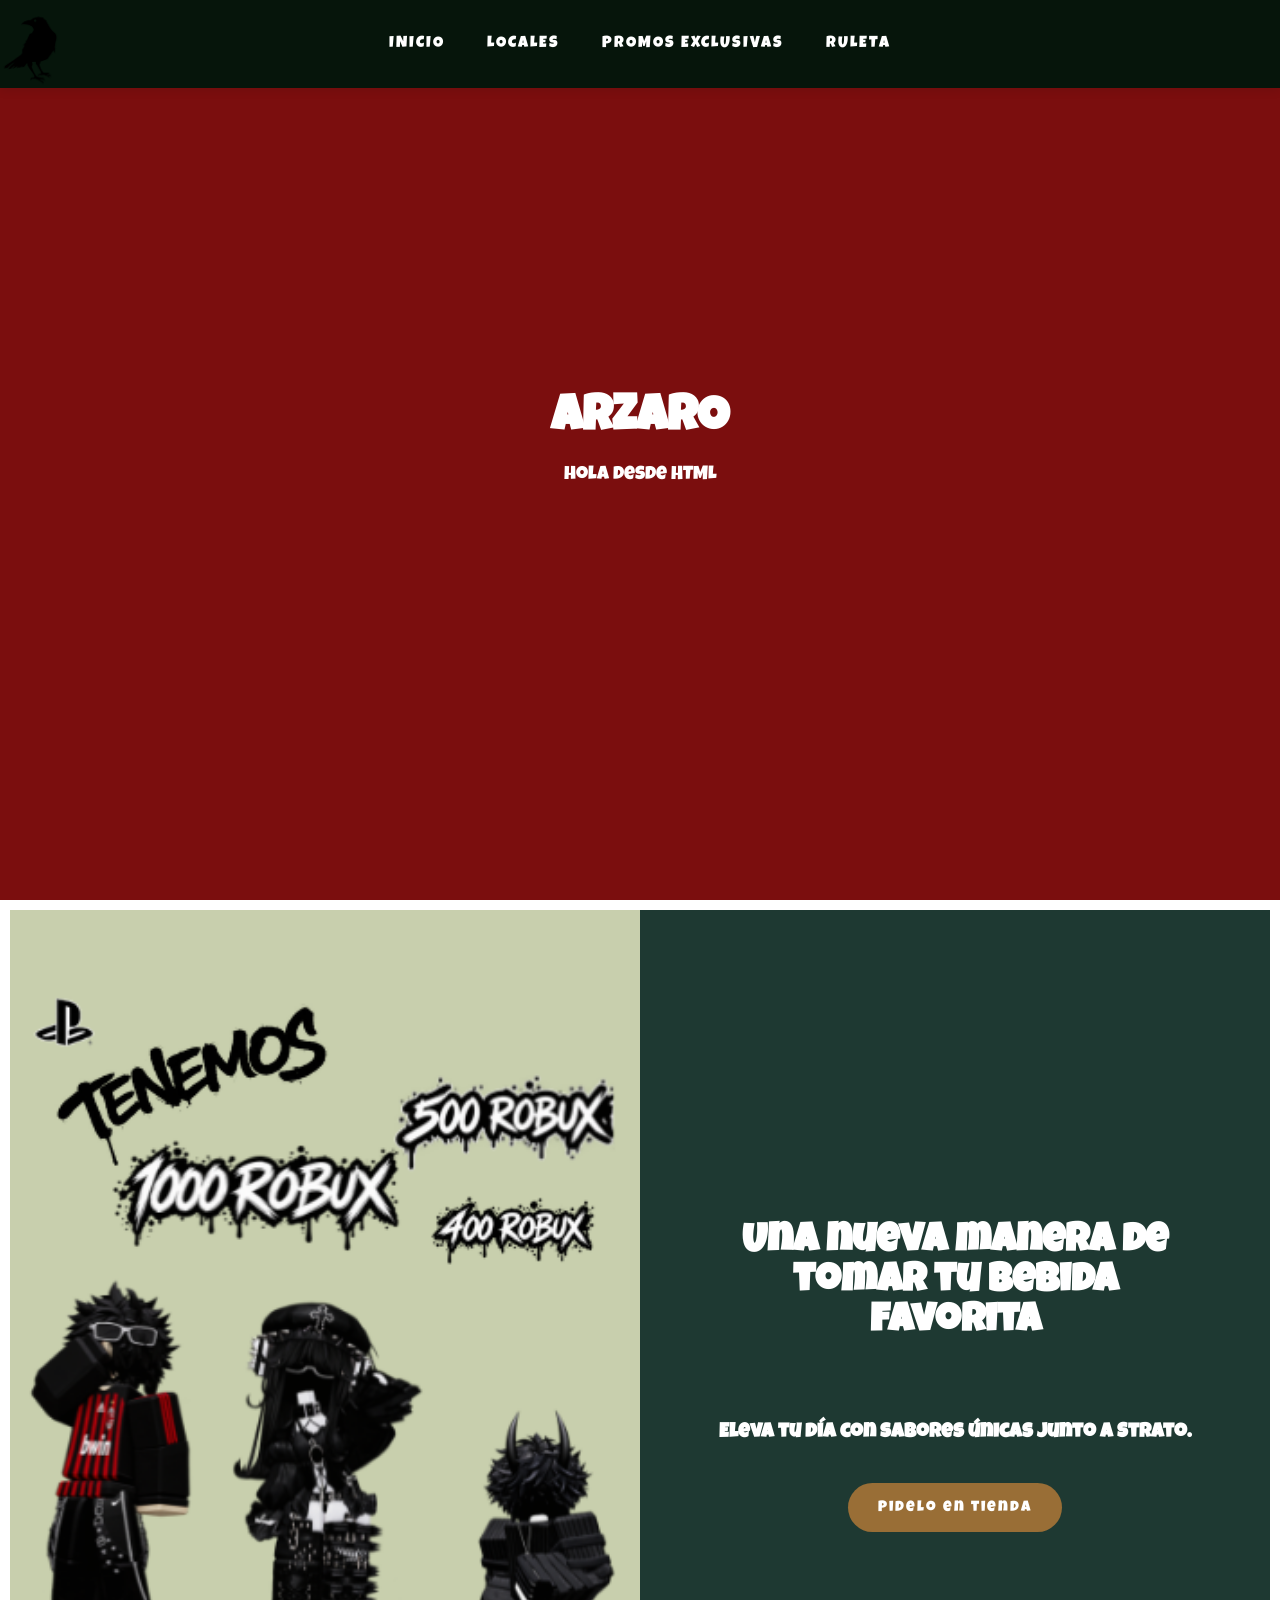
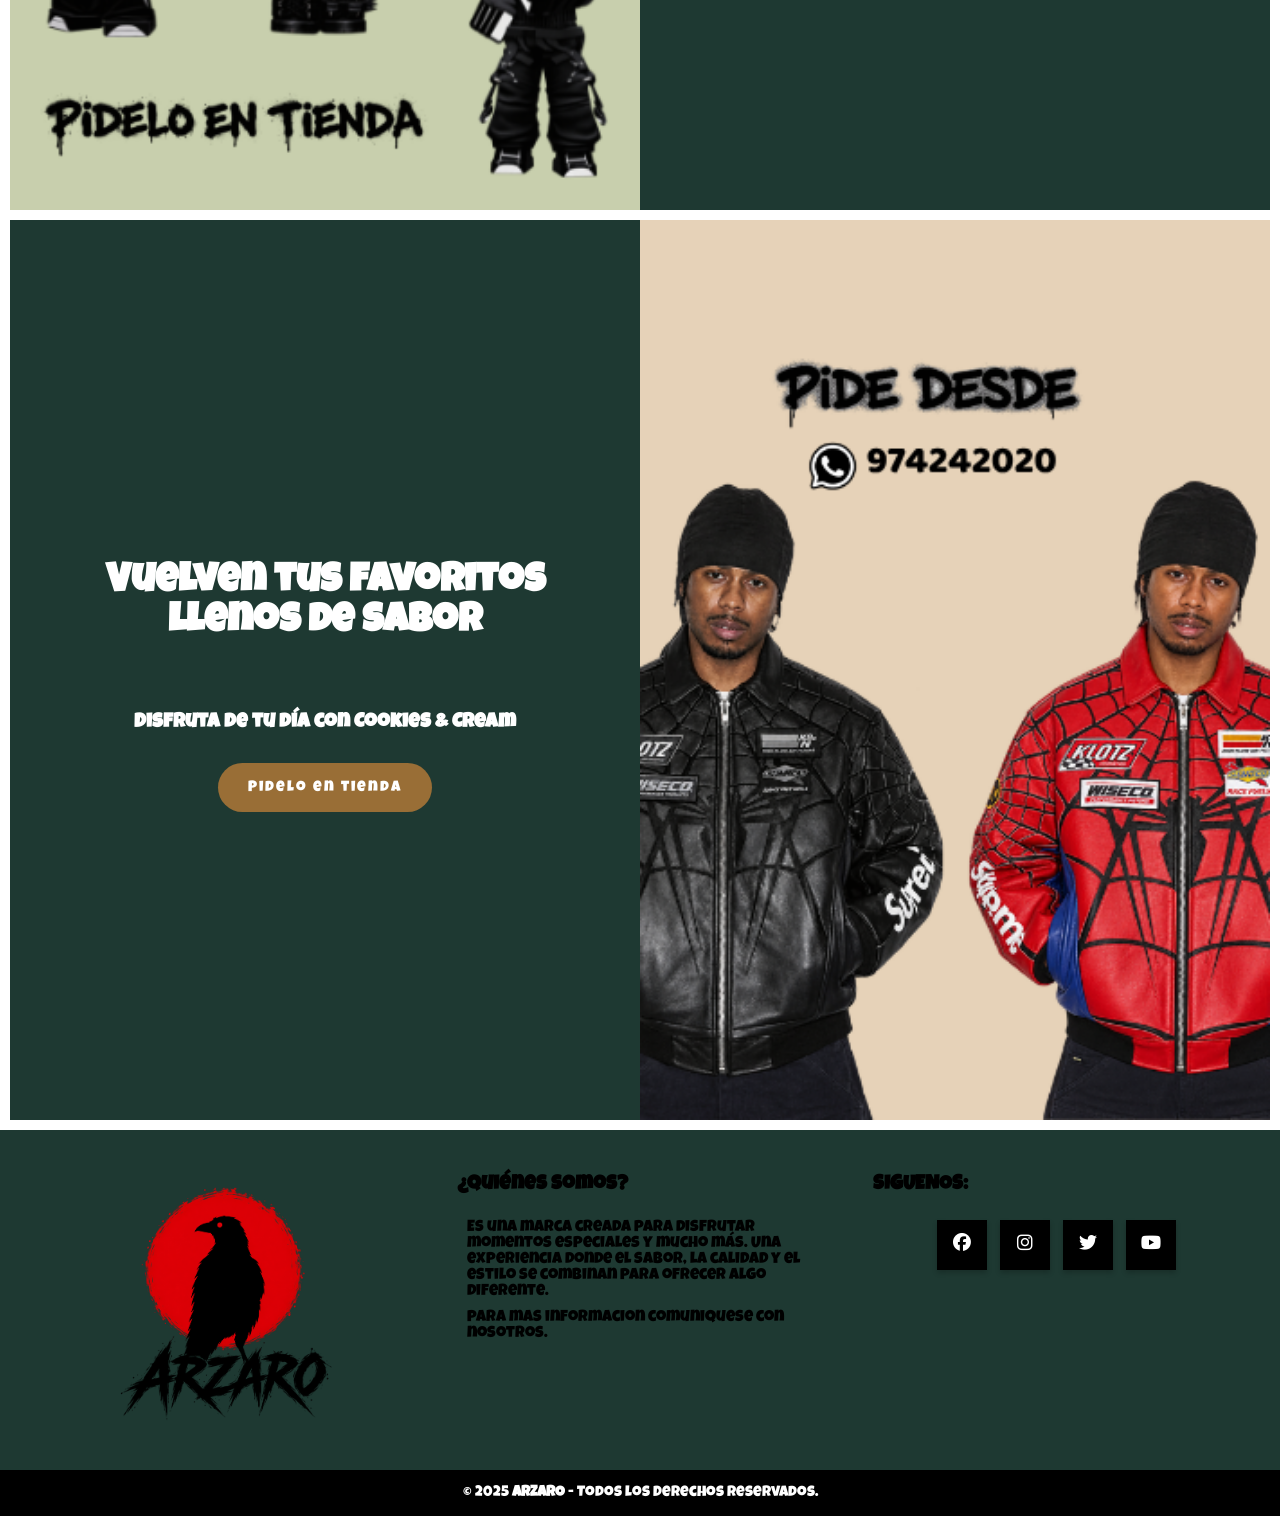
<file: index.html>
<!DOCTYPE html>
<html lang="en">
<head>
    <meta charset="UTF-8">
    <meta name="viewport" content="width=device-width, initial-scale=1.0">
     <link rel="stylesheet" href="https://cdnjs.cloudflare.com/ajax/libs/font-awesome/6.2.1/css/all.min.css">
    <link rel="icon" href="https://cdn.glitch.global/c8ae3563-7820-43f9-9f9d-9f7a9c05c680/Sin%20t%C3%ADtuloL.png?v=1686265807779" sizes="32x32" /> 
    <link rel="icon" href="https://cdn.glitch.global/c8ae3563-7820-43f9-9f9d-9f7a9c05c680/Sin%20t%C3%ADtuloL.png?v=1686265807779" sizes="592x592" />
    <link rel="apple-touch-icon" href="https://cdn.glitch.global/c8ae3563-7820-43f9-9f9d-9f7a9c05c680/Sin%20t%C3%ADtuloL.png?v=1686265807779" />
    <meta name="msapplication-TileImage" content="logo3" />
    <link rel="stylesheet" href="style.css">
    <link rel="stylesheet" href="https://cdnjs.cloudflare.com/ajax/libs/font-awesome/4.7.0/css/font-awesome.min.css">
    <link rel="icon" href="img/ojos.ico">
  <link rel="preconnect" href="https://fonts.googleapis.com">
<link rel="preconnect" href="https://fonts.gstatic.com" crossorigin>

<link href="https://fonts.googleapis.com/css2?family=Luckiest+Guy&display=swap" rel="stylesheet">
    <title>ZONA GAMER</title>
</head>

<body>
<header>
<nav>
<div class="nav-container">


<a href="index.html" class="logo" id="logoCuervo">
   <img src="img/logo2.png" class="xyz" alt="ARZARO">
</a>

<audio id="sonidoCuervo" preload="auto">
      <source src="mp3/cuervo2.mp3" type="audio/mpeg">
   </audio>

<button class="menu-btn" id="menuBtn">☰</button>
<audio id="menuMusic" loop>
  <source src="mp3/android.mp3" type="audio/mp3">
</audio>

<audio id="sonidoRayo" preload="auto">
    <source src="mp3/rain-and-raven.mp3" type="audio/mpeg">
</audio>

<ul class="nav-links" id="navLinks">

  <video loop autoplay muted class="minivideo video-menu"  id="menuVideo">
  <source src="mp4/android.mp4" type="video/mp4">
</video>


<li><a href="index.html">INICIO</a></li>
<li><a href="mapa.html">LOCALES</a></li>
<li><a href="ofertas.html">PROMOS EXCLUSIVAS</a></li>
<li><a href="rule.html">RULETA</a></li>
</ul>
</div>
</nav>
</header>

<!-- sonido -->

<script>
const logo = document.getElementById("logoCuervo");
const sonido = document.getElementById("sonidoCuervo");

logo.addEventListener("click", function(event) {
    event.preventDefault();

    sonido.currentTime = 0;

    sonido.play()
        .then(() => {
            console.log("Sonido OK");

            setTimeout(() => {
                window.location.href = "index.html";
            }, 500);
        })
        .catch(error => {
            console.error("Error de audio:", error);
            window.location.href = "index.html";
        });
});
</script>

<script type="text/javascript">
    window.addEventListener("scroll", function(){
    var header = document.querySelector("header");
    header.classList.toggle("abajo",window.scrollY>0);
})
</script>
 <!-- script del menu -->
<script>

const menuBtn = document.getElementById("menuBtn");
const navLinks = document.getElementById("navLinks");
const links = navLinks.querySelectorAll("a");
const music = document.getElementById("menuMusic");

menuBtn.addEventListener("click", () =>{

  navLinks.classList.toggle("active");

  if(navLinks.classList.contains("active")){
    menuBtn.innerHTML = "✖";
    menuBtn.setAttribute("aria-expanded","true");


    music.play();

  }else{
    menuBtn.innerHTML = "☰";
    menuBtn.setAttribute("aria-expanded","false");


    music.pause();
    music.currentTime = 0;
  }

});

links.forEach(link => {
  link.addEventListener("click",() => {
    navLinks.classList.remove("active");
    menuBtn.innerHTML = "☰";
    menuBtn.setAttribute("aria-expanded","false");

    music.pause();
    music.currentTime = 0;
  })
});

</script>

<!-- segunda parte -->

 <section class="home">
  <div class="titu">
    <h1 style="font-size: 50px;" id="corre1">ARZARO</h1>
    <P style="font-size: 19px; margin: 1px -20px; padding: 20px 20px;">hola desde HTML</P>
  </div>
<video muted autoplay loop id="mainVideo">
  <source src="mp4/nuevo.mp4" type="video/mp4">
</video>
<div class="capa"></div>
</section>

   

<!-- bebidas 1 -->
<section class="bebidas">
<div class="izquierda" >

</div>
<div class="derecha">
    <h3 class="con">Una nueva manera de tomar tu bebida favorita</h3>
    <h4 class="extra">Eleva tu día con sabores únicas junto a Strato.</h4>
            <div class="nexlo" >
            <a href="pidelo.html" class="btn-neon" style=" font-family: 'Luckiest Guy', cursive;">
                <span id="span1"></span>
                <span id="span2"></span>
                <span id="span3"></span>
                <span id="span4"></span>
                Pidelo en tienda
            </a>
        </div>
</div>
</section>
<!-- bebidas 2 -->
<section class="bebi">
<div class="izqui">
<h3 class="new">Vuelven tus favoritos llenos de sabor</h3>
    <h4 class="maxi">Disfruta de tu día con Cookies & Cream</h4>
     <div class="nexlo" >
            <a href="pidelo.html" class="btn-neon" style=" font-family: 'Luckiest Guy', cursive;">
                <span id="span1"></span>
                <span id="span2"></span>
                <span id="span3"></span>
                <span id="span4"></span>
                Pidelo en tienda
            </a>
        </div>
</div>
<div class="dere">
 
</div>
</section>

<!-- pie de pagina  -->

<footer class="pie-pagina" style="background-color: #1e3932;">
        <div class="grupo-1">
          <div class="box">
            <figure>
    <img 
        src="img/logo444.png"
        alt="ARZARO"
        id="logo444"
        class="logo-rayo"
    />
</figure>
          </div>
          <div class="box" style="background-color: #1e3932;">
            <h2>¿Quiénes somos?</h2>
            <p>
Es una marca creada para disfrutar momentos especiales y mucho más. Una experiencia donde el sabor, la calidad y el estilo se combinan para ofrecer algo diferente.
            </p>
            <p>
              para mas informacion comuniquese con nosotros.
            </p>
          </div>
          <div class="box" style="background-color: #1e3932;">
            <h2>SIGUENOS:</h2>
            <div class="redes-container">
              <ul>
                <li>
                  <a
                    href="#"
                    class="facebook"
                    ><i class="fab fa-facebook-f"></i
                  ></a>
                </li>
                <li>
                  <a
                    href="#"
                    class="instagram"
                    ><i class="fab fa-instagram"></i
                  ></a>
                </li>
                <li>
                  <a href="#" class="twitter"
                    ><i class="fab fa-twitter"></i
                  ></a>
                </li>
                <li>
                  <a
                    href="#"
                    class="youtube"
                    ><i class="fab fa-youtube"></i
                  ></a>
                </li>
              </ul>
            </div>
          </div>
        </div>
        <div class="grupo-2">
          <small
            >&copy; 2025 <b>ARZARO</b> - Todos los Derechos
            Reservados.</small
          >
        </div>
      </footer>
<div id="tormenta">
    <div id="rayo"></div>
    <div id="lluvia"></div>
</div>

<script>
const logo444 = document.getElementById("logo444");
const tormenta = document.getElementById("tormenta");
const lluvia = document.getElementById("lluvia");
const sonidoRayo = document.getElementById("sonidoRayo");

logo444.addEventListener("click", function () {

    
    sonidoRayo.currentTime = 0;

   
    sonidoRayo.play();


    tormenta.classList.remove("tormenta-activa");
    void tormenta.offsetWidth;

   
    tormenta.classList.add("tormenta-activa");

   
    lluvia.innerHTML = "";

    for (let i = 0; i < 180; i++) {

        const gota = document.createElement("span");

        gota.classList.add("gota");

        gota.style.left = Math.random() * 100 + "%";

        gota.style.animationDuration =
            (0.3 + Math.random() * 0.5) + "s";

        gota.style.animationDelay =
            Math.random() * 0.5 + "s";

        lluvia.appendChild(gota);
    }

    
    setTimeout(() => {
        tormenta.classList.remove("tormenta-activa");
        sonidoRayo.pause();
        sonidoRayo.currentTime = 0;
    }, 5000);
});
</script>
</body>
</html>
</file>
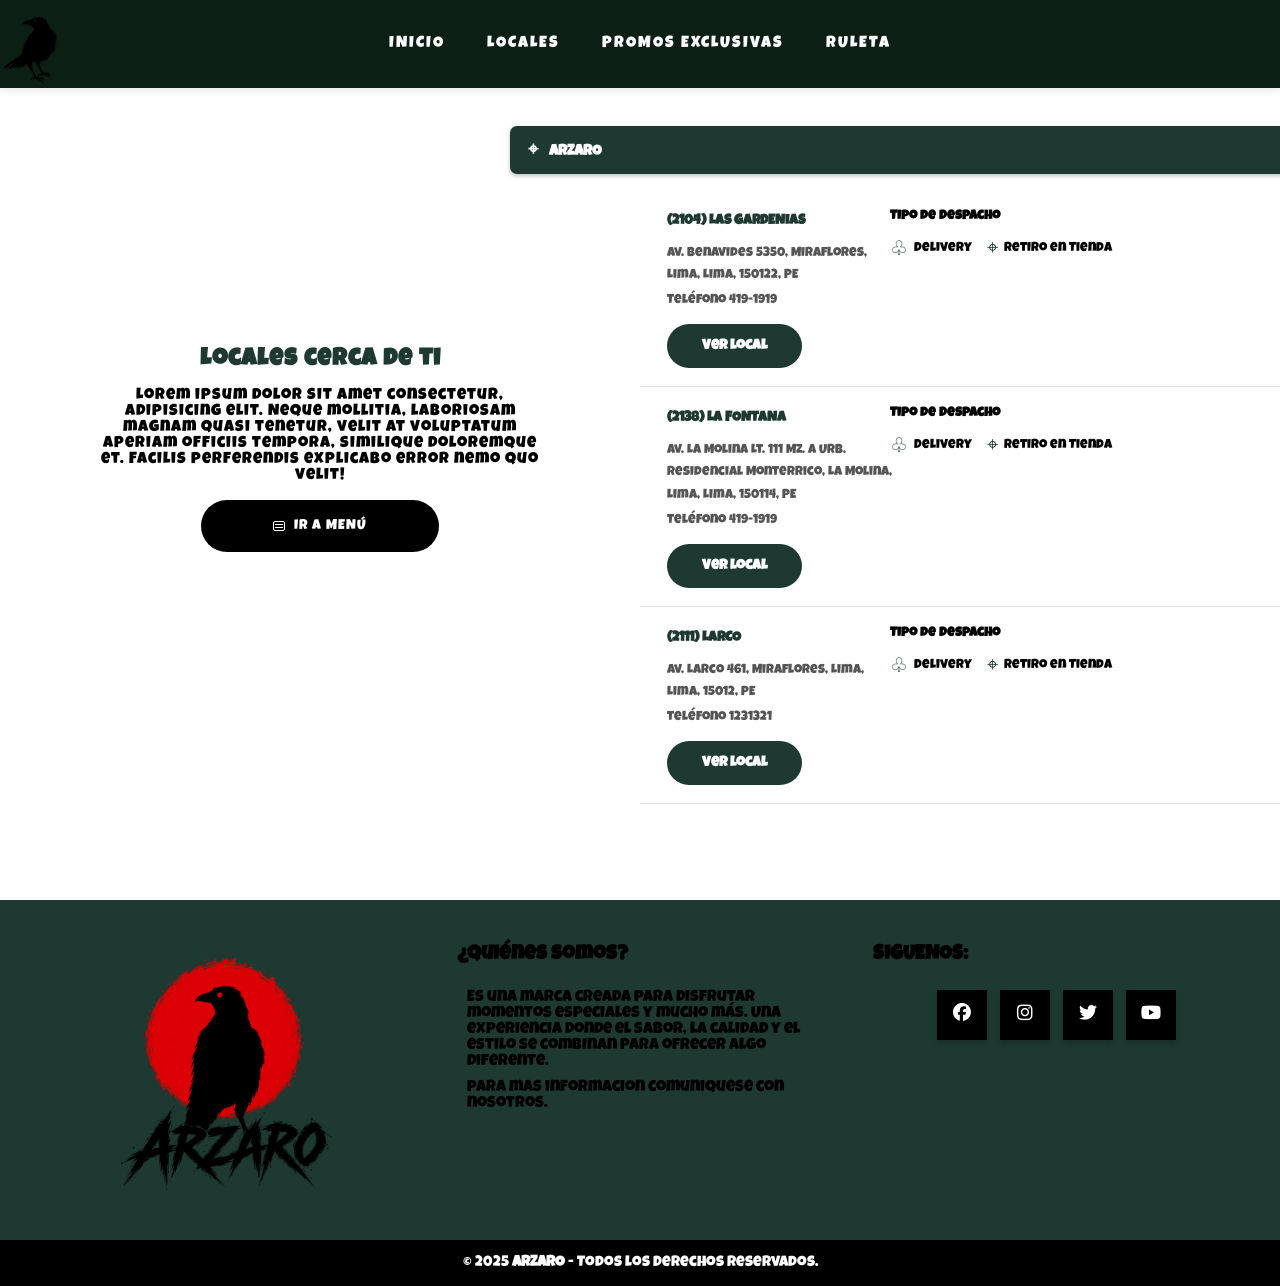
<file: mapa.html>
<!DOCTYPE html>
<html lang="en">
<head>
    <meta charset="UTF-8">
    <meta name="viewport" content="width=device-width, initial-scale=1.0">
     <link rel="stylesheet" href="https://cdnjs.cloudflare.com/ajax/libs/font-awesome/6.2.1/css/all.min.css">
    <link rel="icon" href="https://cdn.glitch.global/c8ae3563-7820-43f9-9f9d-9f7a9c05c680/Sin%20t%C3%ADtuloL.png?v=1686265807779" sizes="32x32" /> 
    <link rel="icon" href="https://cdn.glitch.global/c8ae3563-7820-43f9-9f9d-9f7a9c05c680/Sin%20t%C3%ADtuloL.png?v=1686265807779" sizes="592x592" />
    <link rel="apple-touch-icon" href="https://cdn.glitch.global/c8ae3563-7820-43f9-9f9d-9f7a9c05c680/Sin%20t%C3%ADtuloL.png?v=1686265807779" />
    <meta name="msapplication-TileImage" content="logo3" />
    <link rel="stylesheet" href="ubicacion/estilos.css">
    <link rel="stylesheet" href="https://cdnjs.cloudflare.com/ajax/libs/font-awesome/6.5.2/css/all.min.css">
    <link rel="icon" href="img/ojos.ico">
    <link rel="preconnect" href="https://fonts.googleapis.com">
<link rel="preconnect" href="https://fonts.gstatic.com" crossorigin>

<link href="https://fonts.googleapis.com/css2?family=Luckiest+Guy&display=swap" rel="stylesheet">
    <link rel="stylesheet" href="https://cdnjs.cloudflare.com/ajax/libs/font-awesome/4.7.0/css/font-awesome.min.css">
    <title>LOCALES</title>
</head>

<body>
<header>
<nav>
<div class="nav-container">

<a href="index.html" class="logo" id="logoCuervo">
   <img src="img/logo2.png" class="xyz" alt="ARZARO">
</a>

<audio id="sonidoCuervo" preload="auto">
      <source src="mp3/cuervo2.mp3" type="audio/mpeg">
   </audio>


<button class="menu-btn" id="menuBtn">☰</button>


   <audio id="sonidoRayo" preload="auto">
    <source src="mp3/rain-and-raven.mp3" type="audio/mpeg">
</audio>
<audio id="menuMusic" loop>
  <source src="mp3/android.mp3" type="audio/mp3">
</audio>

<ul class="nav-links" id="navLinks">

  <video loop autoplay muted class="minivideo video-menu"  id="menuVideo">
  <source src="mp4/android.mp4" type="video/mp4">
</video>


<li><a href="index.html">INICIO</a></li>
<li><a href="mapa.html">LOCALES</a></li>
<li><a href="ofertas.html">PROMOS EXCLUSIVAS</a></li>
<li><a href="rule.html">RULETA</a></li>
</ul>
</div>
</nav>
</header>
<script>
const logo = document.getElementById("logoCuervo");
const sonido = document.getElementById("sonidoCuervo");

logo.addEventListener("click", function(event) {
    event.preventDefault();

    sonido.currentTime = 0;

    sonido.play()
        .then(() => {
            console.log("Sonido OK");

            setTimeout(() => {
                window.location.href = "index.html";
            }, 500);
        })
        .catch(error => {
            console.error("Error de audio:", error);
            window.location.href = "index.html";
        });
});
</script>

<script type="text/javascript">
    window.addEventListener("scroll", function(){
    var header = document.querySelector("header");
    header.classList.toggle("abajo",window.scrollY>0);
})
</script>
 <!-- script del menu -->
<script>

const menuBtn = document.getElementById("menuBtn");
const navLinks = document.getElementById("navLinks");
const links = navLinks.querySelectorAll("a");
const music = document.getElementById("menuMusic");

menuBtn.addEventListener("click", () =>{

  navLinks.classList.toggle("active");

  if(navLinks.classList.contains("active")){
    menuBtn.innerHTML = "✖";
    menuBtn.setAttribute("aria-expanded","true");

    // reproducir musica
    music.play();

  }else{
    menuBtn.innerHTML = "☰";
    menuBtn.setAttribute("aria-expanded","false");

    // detener musica
    music.pause();
    music.currentTime = 0;
  }

});

links.forEach(link => {
  link.addEventListener("click",() => {
    navLinks.classList.remove("active");
    menuBtn.innerHTML = "☰";
    menuBtn.setAttribute("aria-expanded","false");

    music.pause();
    music.currentTime = 0;
  })
});

</script>


<!-- mapas -->
<section class="ubicacion">
<div class="izquierda">
<div class="d1">
    <h1 style="color: #1e3932;margin: 16px 0px;">Locales cerca de ti</h1>
<p>Lorem ipsum dolor sit amet consectetur, adipisicing elit. Neque mollitia, laboriosam magnam quasi tenetur, velit at voluptatum aperiam officiis tempora, similique doloremque et. Facilis perferendis explicabo error nemo quo velit!</p>

    <a class="boton-menu" href="pidelo.html" style="text-decoration: none;">
        <span class="icono-menu"></span>
        <span style="text-decoration: none;">IR A MENÚ</span>
    </a>

</div>
</div>


<div class="derecha">
   <!-- TÍTULO -->

    <div class="titulo">
        <span>⌖</span>
        ARZARO
    </div>


    <div class="locales">


        <!-- ================================================= -->
        <!-- LAS GARDENIAS -->
        <!-- ================================================= -->

        <div class="local" data-local="gardenias">

            <button class="cerrar" onclick="cerrarLocal(event)">
                ×
            </button>

            <div class="nombre">
                (2104) LAS GARDENIAS
            </div>

            <div class="direccion">
                Av. Benavides 5350, Miraflores,<br>
                Lima, Lima, 150122, PE
            </div>

            <div class="telefono">
                Teléfono 419-1919
            </div>


            <div class="despacho">

                <div class="despacho-titulo">
                    Tipo de Despacho
                </div>

                <div class="opciones">

                    <div class="opcion">
                        <span class="icono">♧</span>
                        Delivery
                    </div>

                    <div class="opcion">
                        <span class="icono">⌖</span>
                        Retiro en Tienda
                    </div>

                </div>

            </div>


            <button
                class="btn-local"
                onclick="mostrarLocal(this)">
                Ver local
            </button>


            <!-- MAPA -->

            <div class="mapa-container">

                <iframe
                    class="mapa"
                    src="https://www.google.com/maps?q=Av.+Benavides+5350,+Miraflores,+Lima,+Peru&output=embed"
                    loading="lazy"
                    allowfullscreen>
                </iframe>


                <div class="direccion-container">

                    <button
                        class="btn-direccion"
                        onclick="irGoogleMaps(
                            'Av. Benavides 5350, Miraflores, Lima, Peru'
                        )">

                        VER DIRECCIÓN

                    </button>

                </div>

            </div>

        </div>



        <!-- ================================================= -->
        <!-- LA FONTANA -->
        <!-- ================================================= -->

        <div class="local" data-local="fontana">

            <button class="cerrar" onclick="cerrarLocal(event)">
                ×
            </button>

            <div class="nombre">
                (2138) LA FONTANA
            </div>

            <div class="direccion">
                Av. La Molina Lt. 111 Mz. A Urb.<br>
                Residencial Monterrico, La Molina,<br>
                Lima, Lima, 150114, PE
            </div>

            <div class="telefono">
                Teléfono 419-1919
            </div>


            <div class="despacho">

                <div class="despacho-titulo">
                    Tipo de Despacho
                </div>

                <div class="opciones">

                    <div class="opcion">
                        <span class="icono">♧</span>
                        Delivery
                    </div>

                    <div class="opcion">
                        <span class="icono">⌖</span>
                        Retiro en Tienda
                    </div>

                </div>

            </div>


            <button
                class="btn-local"
                onclick="mostrarLocal(this)">
                Ver local
            </button>


            <!-- MAPA -->

            <div class="mapa-container">

                <iframe
                    class="mapa"
                    src="https://www.google.com/maps?q=Av.+La+Molina+111,+La+Molina,+Lima,+Peru&output=embed"
                    loading="lazy"
                    allowfullscreen>
                </iframe>


                <div class="direccion-container">

                    <button
                        class="btn-direccion"
                        onclick="irGoogleMaps(
                            'Av. La Molina 111, La Molina, Lima, Peru'
                        )">

                        VER DIRECCIÓN

                    </button>

                </div>

            </div>

        </div>



        <!-- ================================================= -->
        <!-- LARCO -->
        <!-- ================================================= -->

        <div class="local" data-local="larco">

            <button class="cerrar" onclick="cerrarLocal(event)">
                ×
            </button>

            <div class="nombre">
                (2111) LARCO
            </div>

            <div class="direccion">
                Av. Larco 461, Miraflores, Lima,<br>
                Lima, 15012, PE
            </div>

            <div class="telefono">
                Teléfono 1231321
            </div>


            <div class="despacho">

                <div class="despacho-titulo">
                    Tipo de Despacho
                </div>

                <div class="opciones">

                    <div class="opcion">
                        <span class="icono">♧</span>
                        Delivery
                    </div>

                    <div class="opcion">
                        <span class="icono">⌖</span>
                        Retiro en Tienda
                    </div>

                </div>

            </div>


            <button
                class="btn-local"
                onclick="mostrarLocal(this)">
                Ver local
            </button>


            <!-- MAPA -->

            <div class="mapa-container">

                <iframe
                    class="mapa"
                    src="https://www.google.com/maps?q=Av.+Larco+461,+Miraflores,+Lima,+Peru&output=embed"
                    loading="lazy"
                    allowfullscreen>
                </iframe>


                <div class="direccion-container">

                    <button
                        class="btn-direccion"
                        onclick="irGoogleMaps(
                            'Av. Larco 461, Miraflores, Lima, Peru'
                        )">

                        VER DIRECCIÓN

                    </button>

                </div>

            </div>

        </div>

    </div>

</div>
</section>




<!-- pie de pagina  -->

<footer class="pie-pagina" style="background-color: #1e3932;">
        <div class="grupo-1">
          <div class="box">
                        <figure>
    <img 
        src="img/logo444.png"
        alt="ARZARO"
        id="logo444"
        class="logo-rayo"
    />
</figure>
          </div>
          <div class="box" style="background-color: #1e3932;">
            <h2>¿Quiénes somos?</h2>
            <p>

Es una marca creada para disfrutar momentos especiales y mucho más. Una experiencia donde el sabor, la calidad y el estilo se combinan para ofrecer algo diferente.            </p>
            <p>
              para mas informacion comuniquese con nosotros.
            </p>
          </div>
          <div class="box" style="background-color: #1e3932;">
            <h2>SIGUENOS:</h2>
            <div class="redes-container">
              <ul>
                <li>
                  <a
                    href="#"
                    class="facebook"
                    ><i class="fab fa-facebook-f"></i
                  ></a>
                </li>
                <li>
                  <a
                    href="#"
                    class="instagram"
                    ><i class="fab fa-instagram"></i
                  ></a>
                </li>
                <li>
                  <a href="#" class="twitter"
                    ><i class="fab fa-twitter"></i
                  ></a>
                </li>
                <li>
                  <a
                    href="#"
                    class="youtube"
                    ><i class="fab fa-youtube"></i
                  ></a>
                </li>
              </ul>
            </div>
          </div>
        </div>
        <div class="grupo-2">
          <small
            >&copy; 2025 <b>ARZARO</b> - Todos los Derechos
            Reservados.</small
          >
        </div>
      </footer>
      <div id="tormenta">

    <div id="rayo"></div>

    <div id="lluvia"></div>

</div>

 <script>

        /* ==========================================
           MOSTRAR LOCAL
        ========================================== */

        function mostrarLocal(boton) {

            const localSeleccionado =
                boton.closest(".local");

            const locales =
                document.querySelectorAll(".local");


            /*
             * Ocultar todos los demás locales
             */

            locales.forEach(function(local) {

                if (local !== localSeleccionado) {

                    local.classList.add("oculto");

                }

            });


            /*
             * Mostrar el seleccionado
             */

            localSeleccionado.classList.add("seleccionado");


            /*
             * Subir la página hasta el local seleccionado
             */

            setTimeout(function() {

                localSeleccionado.scrollIntoView({
                    behavior: "smooth",
                    block: "start"
                });

            }, 100);

        }



        /* ==========================================
           CERRAR LOCAL
        ========================================== */

        function cerrarLocal(event) {

            event.stopPropagation();

            const locales =
                document.querySelectorAll(".local");


            locales.forEach(function(local) {

                local.classList.remove("oculto");
                local.classList.remove("seleccionado");

            });

        }



        /* ==========================================
           ABRIR GOOGLE MAPS
        ========================================== */

        function irGoogleMaps(destino) {

            /*
             * Primero intentamos obtener
             * la ubicación actual del usuario.
             */

            if (navigator.geolocation) {

                navigator.geolocation.getCurrentPosition(

                    function(position) {

                        const lat =
                            position.coords.latitude;

                        const lng =
                            position.coords.longitude;


                        /*
                         * Google Maps recibe:
                         *
                         * origin = ubicación actual
                         * destination = local
                         * travelmode = driving
                         */

                        const url =
                            "https://www.google.com/maps/dir/?api=1"
                            + "&origin="
                            + lat
                            + ","
                            + lng
                            + "&destination="
                            + encodeURIComponent(destino)
                            + "&travelmode=driving";


                        window.open(
                            url,
                            "_blank"
                        );

                    },

                    function(error) {

                        /*
                         * Si el usuario no permite
                         * ubicación, abrimos Google Maps
                         * igualmente con el destino.
                         */

                        const url =
                            "https://www.google.com/maps/dir/?api=1"
                            + "&destination="
                            + encodeURIComponent(destino)
                            + "&travelmode=driving";


                        window.open(
                            url,
                            "_blank"
                        );

                    }

                );

            } else {

                /*
                 * Navegador sin geolocalización
                 */

                const url =
                    "https://www.google.com/maps/dir/?api=1"
                    + "&destination="
                    + encodeURIComponent(destino)
                    + "&travelmode=driving";


                window.open(
                    url,
                    "_blank"
                );

            }

        }

    </script>

     <script>

const logo444 = document.getElementById("logo444");
const tormenta = document.getElementById("tormenta");
const lluvia = document.getElementById("lluvia");
const sonidoRayo = document.getElementById("sonidoRayo");

logo444.addEventListener("click", function () {

    console.log("CLICK EN LOGO");

    if (sonidoRayo) {
        sonidoRayo.currentTime = 0;
        sonidoRayo.play();
    }

    tormenta.classList.remove("tormenta-activa");

    void tormenta.offsetWidth;

    tormenta.classList.add("tormenta-activa");

    lluvia.innerHTML = "";

    for (let i = 0; i < 250; i++) {

        const gota = document.createElement("span");

        gota.classList.add("gota");

        gota.style.left = Math.random() * 100 + "%";

        gota.style.animationDuration =
            (0.25 + Math.random() * 0.5) + "s";

        gota.style.animationDelay =
            Math.random() * 1 + "s";

        gota.style.opacity =
            0.3 + Math.random() * 0.7;

        lluvia.appendChild(gota);
    }


    setTimeout(function () {

        tormenta.classList.remove("tormenta-activa");

        lluvia.innerHTML = "";

        if (sonidoRayo) {
            sonidoRayo.pause();
            sonidoRayo.currentTime = 0;
        }

    }, 5000);

});

</script>

</body>
</html>
</file>
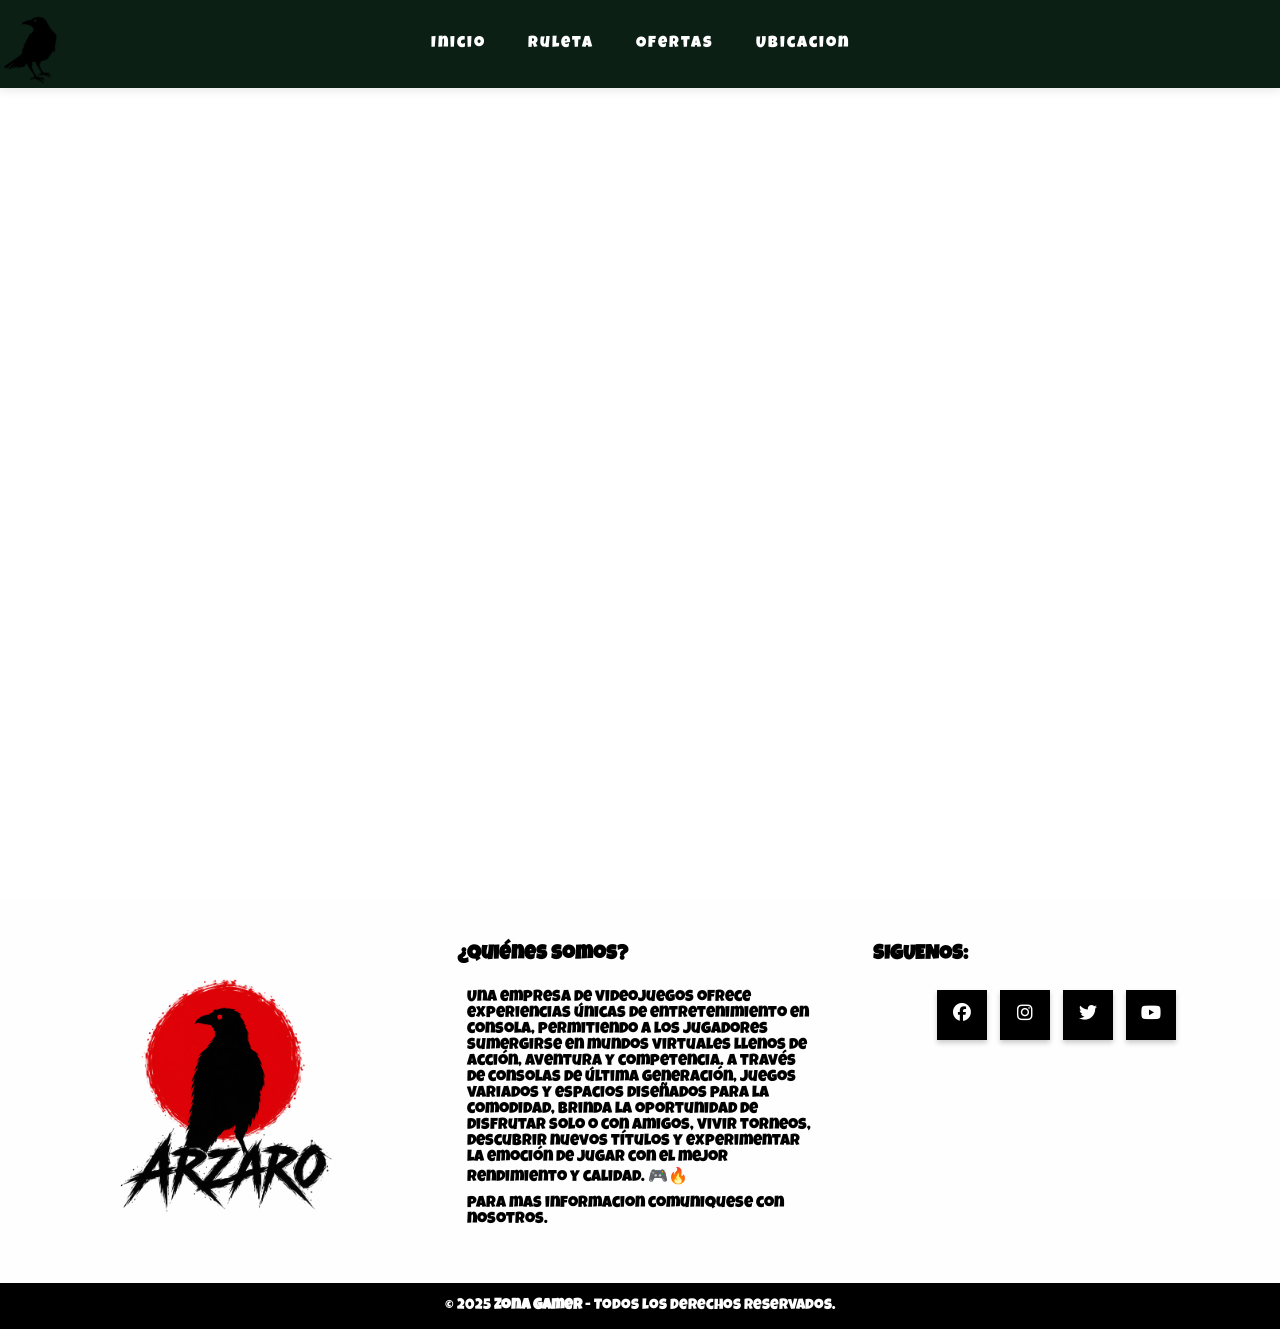
<file: ofertas.html>
<!DOCTYPE html>
<html lang="en">
<head>
    <meta charset="UTF-8">
    <meta name="viewport" content="width=device-width, initial-scale=1.0">
     <link rel="stylesheet" href="https://cdnjs.cloudflare.com/ajax/libs/font-awesome/6.2.1/css/all.min.css">
    <link rel="icon" href="https://cdn.glitch.global/c8ae3563-7820-43f9-9f9d-9f7a9c05c680/Sin%20t%C3%ADtuloL.png?v=1686265807779" sizes="32x32" /> 
    <link rel="icon" href="https://cdn.glitch.global/c8ae3563-7820-43f9-9f9d-9f7a9c05c680/Sin%20t%C3%ADtuloL.png?v=1686265807779" sizes="592x592" />
    <link rel="apple-touch-icon" href="https://cdn.glitch.global/c8ae3563-7820-43f9-9f9d-9f7a9c05c680/Sin%20t%C3%ADtuloL.png?v=1686265807779" />
    <meta name="msapplication-TileImage" content="logo3" />
    <link rel="stylesheet" href="ofertas/estilos.css">
    <link rel="icon" href="img/ojos.ico">
       <link rel="preconnect" href="https://fonts.googleapis.com">
<link rel="preconnect" href="https://fonts.gstatic.com" crossorigin>

<link href="https://fonts.googleapis.com/css2?family=Luckiest+Guy&display=swap" rel="stylesheet">
    <link rel="stylesheet" href="https://cdnjs.cloudflare.com/ajax/libs/font-awesome/4.7.0/css/font-awesome.min.css">
    <title>Ofertas</title>
</head>

<body>
<header>
    <nav>
<div class="nav-container">
<a href="index.html" class="logo" id="logoCuervo">
   <img src="img/logo2.png" class="xyz" alt="ARZARO">
</a>

<audio id="sonidoCuervo" preload="auto">
      <source src="mp3/cuervo2.mp3" type="audio/mpeg">
   </audio>

<button class="menu-btn" id="menuBtn">☰</button>


   <audio id="sonidoRayo" preload="auto">
    <source src="mp3/rayo1.mp3" type="audio/mpeg">
</audio>

<audio id="menuMusic" loop>
  <source src="mp3/android.mp3" type="audio/mp3">
</audio>

<ul class="nav-links" id="navLinks">

  <video loop autoplay muted class="minivideo video-menu"  id="menuVideo">
  <source src="mp4/android.mp4" type="video/mp4">
</video>


<li><a href="index.html">Inicio</a></li>
<li><a href="rule.html">Ruleta</a></li>
<li><a href="ofertas.html">Ofertas</a></li>
<li><a href="mapa.html">Ubicacion</a></li>
</ul>
</div>
</nav>
</header>

<script>
const logo = document.getElementById("logoCuervo");
const sonido = document.getElementById("sonidoCuervo");

logo.addEventListener("click", function(event) {
    event.preventDefault();

    sonido.currentTime = 0;

    sonido.play()
        .then(() => {
            console.log("Sonido OK");

            setTimeout(() => {
                window.location.href = "index.html";
            }, 500);
        })
        .catch(error => {
            console.error("Error de audio:", error);
            window.location.href = "index.html";
        });
});
</script>


<script type="text/javascript">
    window.addEventListener("scroll", function(){
    var header = document.querySelector("header");
    header.classList.toggle("abajo",window.scrollY>0);
})
</script>
 <!-- script del menu -->
<script>

const menuBtn = document.getElementById("menuBtn");
const navLinks = document.getElementById("navLinks");
const links = navLinks.querySelectorAll("a");
const music = document.getElementById("menuMusic");

menuBtn.addEventListener("click", () =>{

  navLinks.classList.toggle("active");

  if(navLinks.classList.contains("active")){
    menuBtn.innerHTML = "✖";
    menuBtn.setAttribute("aria-expanded","true");

    // reproducir musica
    music.play();

  }else{
    menuBtn.innerHTML = "☰";
    menuBtn.setAttribute("aria-expanded","false");

    // detener musica
    music.pause();
    music.currentTime = 0;
  }

});

links.forEach(link => {
  link.addEventListener("click",() => {
    navLinks.classList.remove("active");
    menuBtn.innerHTML = "☰";
    menuBtn.setAttribute("aria-expanded","false");

    music.pause();
    music.currentTime = 0;
  })
});

</script>

<section style="width: 100%; height: 100vh;">


</section>
<!-- pie de pagina  -->

<footer class="pie-pagina">
        <div class="grupo-1">
          <div class="box">
                                  <figure>
    <img 
        src="img/logo444.png"
        alt="ARZARO"
        id="logo444"
        class="logo-rayo"
    />
</figure>
          </div>
          <div class="box">
            <h2>¿Quiénes somos?</h2>
            <p>
              Una empresa de videojuegos ofrece experiencias únicas de entretenimiento en consola, permitiendo a los jugadores sumergirse en mundos virtuales llenos de acción, aventura y competencia. A través de consolas de última generación, juegos variados y espacios diseñados para la comodidad, brinda la oportunidad de disfrutar solo o con amigos, vivir torneos, descubrir nuevos títulos y experimentar la emoción de jugar con el mejor rendimiento y calidad. 🎮🔥
            </p>
            <p>
              para mas informacion comuniquese con nosotros.
            </p>
          </div>
          <div class="box">
            <h2>SIGUENOS:</h2>
            <div class="redes-container">
              <ul>
                <li>
                  <a
                    href="#"
                    class="facebook"
                    ><i class="fab fa-facebook-f"></i
                  ></a>
                </li>
                <li>
                  <a
                    href="#"
                    class="instagram"
                    ><i class="fab fa-instagram"></i
                  ></a>
                </li>
                <li>
                  <a href="#" class="twitter"
                    ><i class="fab fa-twitter"></i
                  ></a>
                </li>
                <li>
                  <a
                    href="#"
                    class="youtube"
                    ><i class="fab fa-youtube"></i
                  ></a>
                </li>
              </ul>
            </div>
          </div>
        </div>
        <div class="grupo-2">
          <small
            >&copy; 2025 <b>Zona Gamer</b> - Todos los Derechos
            Reservados.</small
          >
        </div>
      </footer>
            <div id="tormenta">

    <div id="rayo"></div>

    <div id="lluvia"></div>

</div>
 <script>

const logo444 = document.getElementById("logo444");
const tormenta = document.getElementById("tormenta");
const lluvia = document.getElementById("lluvia");
const sonidoRayo = document.getElementById("sonidoRayo");

logo444.addEventListener("click", function () {

    console.log("CLICK EN LOGO");

    /* =========================
       SONIDO
    ========================= */

    if (sonidoRayo) {
        sonidoRayo.currentTime = 0;
        sonidoRayo.play();
    }

    /* =========================
       REINICIAR TORMENTA
    ========================= */

    tormenta.classList.remove("tormenta-activa");

    void tormenta.offsetWidth;

    tormenta.classList.add("tormenta-activa");

    /* =========================
       CREAR LLUVIA
    ========================= */

    lluvia.innerHTML = "";

    for (let i = 0; i < 250; i++) {

        const gota = document.createElement("span");

        gota.classList.add("gota");

        gota.style.left = Math.random() * 100 + "%";

        gota.style.animationDuration =
            (0.25 + Math.random() * 0.5) + "s";

        gota.style.animationDelay =
            Math.random() * 1 + "s";

        gota.style.opacity =
            0.3 + Math.random() * 0.7;

        lluvia.appendChild(gota);
    }

    /* =========================
       TERMINAR TORMENTA
    ========================= */

    setTimeout(function () {

        tormenta.classList.remove("tormenta-activa");

        lluvia.innerHTML = "";

        if (sonidoRayo) {
            sonidoRayo.pause();
            sonidoRayo.currentTime = 0;
        }

    }, 5000);

});

</script>
</body>
</html>
</file>
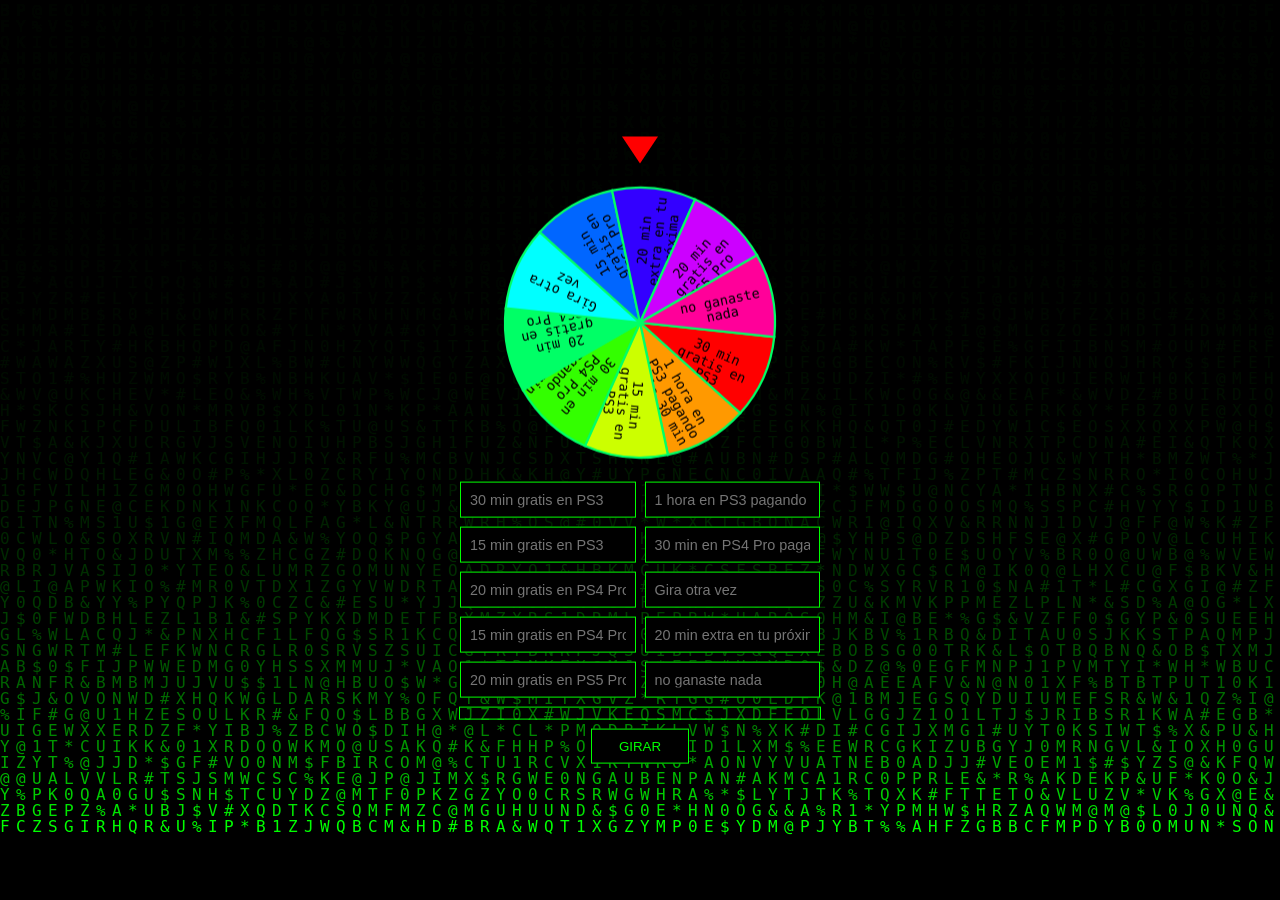
<file: PS3.html>
<!DOCTYPE html>
<html lang="es">
<head>
<meta charset="UTF-8">
<meta name="viewport" content="width=device-width, initial-scale=1.0">
<title>MATRIX + RULETA RESPONSIVA</title>

<style>
html,body{
  margin:0;
  padding:0;
  background:black;
  overflow:hidden;
  width:100%;
  height:100%;
  font-family: monospace;
}
#container{position:relative;width:100vw;height:100vh;}
#matrix{position:absolute;inset:0;z-index:1;}
#rouletteContainer{
  position:absolute;top:50%;left:50%;
  transform:translate(-50%,-50%);
  z-index:3;display:flex;flex-direction:column;
  align-items:center;gap:1vmin;width:90vmin;max-width:360px;
}
#pointer{
  width:0;height:0;
  border-left:2vmin solid transparent;
  border-right:2vmin solid transparent;
  border-top:3vmin solid red;
}
#roulette{width:80vmin;height:80vmin;max-width:300px;max-height:300px;}

#options{
  display:grid;
  grid-template-columns:repeat(auto-fit,minmax(140px,1fr));
  gap:1vmin;
  width:100%;
}

#options input{
  background:black;
  border:1px solid #0f0;
  color:#0f0;
  padding:1vmin;
  font-size:1.6vmin;
}

#powerBar{width:100%;height:1.2vmin;border:1px solid #0f0;}
#powerFill{height:100%;width:0%;background:#0f0;}

button{
  padding:1vmin 3vmin;
  background:black;
  color:#0f0;
  border:1px solid #0f0;
  cursor:pointer;
  touch-action:none;
}

button:disabled{
  opacity:0.5;
}

#popup{
  position:fixed;
  inset:0;
  background:rgba(0,0,0,0.85);
  display:none;
  align-items:center;
  justify-content:center;
  z-index:10;
}

#popupContent{
  border:2px solid #0f0;
  padding:4vmin;
  background:black;
  color:#0f0;
  text-align:center;
}

#crack{
  position:fixed;
  inset:0;
  background:repeating-linear-gradient(45deg,transparent 0 10px,rgba(255,255,255,.2) 10px 11px),
             repeating-linear-gradient(-45deg,transparent 0 14px,rgba(255,255,255,.15) 14px 15px);
  display:none;
  z-index:9;
}

@media (max-width:768px){

html,body{overflow:auto;}

#container{
display:flex;
flex-direction:column;
align-items:center;
justify-content: center;
height:auto;
min-height:100vh;
}

#rouletteContainer{
position:relative;
transform:none;
top:auto;
left:auto;
width:95vw;
margin-top:2vh;
}

#roulette{
width:80vw;
height:80vw;
}

}
</style>
</head>

<body>

<div id="container">
<canvas id="matrix"></canvas>

<div id="rouletteContainer">

<div id="pointer"></div>

<canvas id="roulette"></canvas>

<div id="options">

<input placeholder="30 min gratis en PS3">
<input placeholder="1 hora en PS3 pagando solo 30 min">

<input placeholder="15 min gratis en PS3">
<input placeholder="30 min en PS4 Pro pagando solo 15 min">

<input placeholder="20 min gratis en PS4 Pro">
<input placeholder="Gira otra vez">

<input placeholder="15 min gratis en PS4 Pro">
<input placeholder="20 min extra en tu próxima visita">

<input placeholder="20 min gratis en PS5 Pro">
<input placeholder="no ganaste nada">

</div>

<div id="powerBar"><div id="powerFill"></div></div>

<button id="spinBtn">GIRAR</button>

</div>
</div>

<div id="crack"></div>

<div id="popup">
<div id="popupContent">
<h2 id="winnerText"></h2>
<button id="continueBtn">CONTINUAR</button>
</div>
</div>

<audio id="spinSound" src="https://cdn.pixabay.com/download/audio/2022/03/15/audio_7d8bff88c9.mp3"></audio>
<audio id="endSound" src="https://cdn.pixabay.com/download/audio/2022/03/15/audio_86458b5c54.mp3"></audio>

<script>


const m=document.getElementById("matrix")
const mctx=m.getContext("2d")

function resizeM(){
m.width=window.innerWidth
m.height=window.innerHeight
initDrops()
}

window.addEventListener("resize",resizeM)

const chars="01ABCDEFGHIJKLMNOPQRSTUVWXYZ@#$%&*"
let drops=[]

function initDrops(){
drops=Array(Math.floor(m.width/16)).fill(0)
}

resizeM()

function matrix(){

mctx.fillStyle="rgba(0,0,0,.1)"
mctx.fillRect(0,0,m.width,m.height)

mctx.font="16px monospace"

drops.forEach((y,i)=>{

mctx.fillStyle="#0f0"

mctx.fillText(chars[Math.random()*chars.length|0],i*16,y*16)

drops[i]=y*16>m.height&&Math.random()>.975?0:y+1

})

requestAnimationFrame(matrix)

}

matrix()



const r=document.getElementById("roulette")
const ctx=r.getContext("2d")

let angle=0
let speed=0.002
let extraSpeed=0
let friction=0.985

let forceSpin=false
let paused=false
let waitTimer=null

function resizeR(){

const rect=r.getBoundingClientRect()

const size=Math.min(rect.width,rect.height)

r.width=size
r.height=size

}

window.addEventListener("resize",resizeR)

resizeR()

function opts(){

return [...document.querySelectorAll("#options input")]

.map(i=>i.value.trim()||i.placeholder.trim())

.filter(Boolean)

}



function drawText(text,rad){

let words=text.split(" ")

let lines=[]

let line=""

ctx.font=rad*.09+"px monospace"

let maxWidth=rad*.7

for(let n=0;n<words.length;n++){

let test=line+words[n]+" "

let w=ctx.measureText(test).width

if(w>maxWidth && n>0){

lines.push(line)

line=words[n]+" "

}else{

line=test

}

}

lines.push(line)

lines.forEach((l,i)=>{

ctx.fillText(l.trim(),rad*.55,(i*rad*.09))

})

}

function draw(){

const o=opts()

const rad=r.width/2

ctx.clearRect(0,0,r.width,r.height)

if(!paused){

angle+=speed+extraSpeed

extraSpeed*=friction

}

if(extraSpeed<0.0001 && forceSpin){

forceSpin=false

pauseOnWinner()

}

ctx.save()

ctx.translate(rad,rad)

ctx.rotate(angle)

const slice=Math.PI*2/o.length

o.forEach((t,i)=>{

ctx.beginPath()

ctx.moveTo(0,0)

ctx.arc(0,0,rad*.9,i*slice,(i+1)*slice)

ctx.closePath()

ctx.fillStyle=`hsl(${i*360/o.length},100%,50%)`

ctx.fill()

ctx.strokeStyle="#00ff66"

ctx.lineWidth=rad*.015

ctx.stroke()

ctx.save()

ctx.rotate(i*slice+slice/2)

ctx.fillStyle="#000"

ctx.textAlign="center"

drawText(t,rad)

ctx.restore()

})

ctx.restore()

requestAnimationFrame(draw)

}

draw()



const btn=document.getElementById("spinBtn")

const fill=document.getElementById("powerFill")

const spinSound=document.getElementById("spinSound")

const endSound=document.getElementById("endSound")

let power=0

let intv=null

let cargando=false

let bloqueado=false

function iniciarFuerza(){

if(bloqueado)return

clearTimeout(waitTimer)

paused=false

power=0

cargando=true

clearInterval(intv)

intv=setInterval(()=>{

if(power<100&&cargando){

power++

fill.style.width=power+"%"

}

},20)

}

function soltarFuerza(){

if(!cargando||bloqueado)return

cargando=false

bloqueado=true

btn.disabled=true

clearInterval(intv)

fill.style.width="0%"

extraSpeed=0.25*(power/100)

forceSpin=true

spinSound.currentTime=0

spinSound.play()

const desbloquear=setInterval(()=>{

if(!forceSpin&&extraSpeed<0.0001){

bloqueado=false

btn.disabled=false

clearInterval(desbloquear)

}

},100)

}

btn.addEventListener("mousedown",e=>{e.preventDefault();iniciarFuerza()})

document.addEventListener("mouseup",soltarFuerza)

btn.addEventListener("touchstart",e=>{e.preventDefault();iniciarFuerza()},{passive:false})

document.addEventListener("touchend",e=>{e.preventDefault();soltarFuerza()},{passive:false})



function winner(){

const o=opts()

const slice=Math.PI*2/o.length

const n=(angle%(Math.PI*2)+Math.PI*2)%(Math.PI*2)

const p=(3*Math.PI/2-n+Math.PI*2)%(Math.PI*2)

return o[Math.floor(p/slice)]

}

function pauseOnWinner(){

paused=true

endSound.play()

winnerText.textContent="Resultado: "+winner()

popup.style.display="flex"

crack.style.display="block"

waitTimer=setTimeout(()=>{

closePopup()

},60000)

}

function closePopup(){

popup.style.display="none"

crack.style.display="none"

}

const continueBtn=document.getElementById("continueBtn")

continueBtn.addEventListener("click",closePopup)

continueBtn.addEventListener("touchstart",closePopup)

</script>

</body>
</html>
</file>
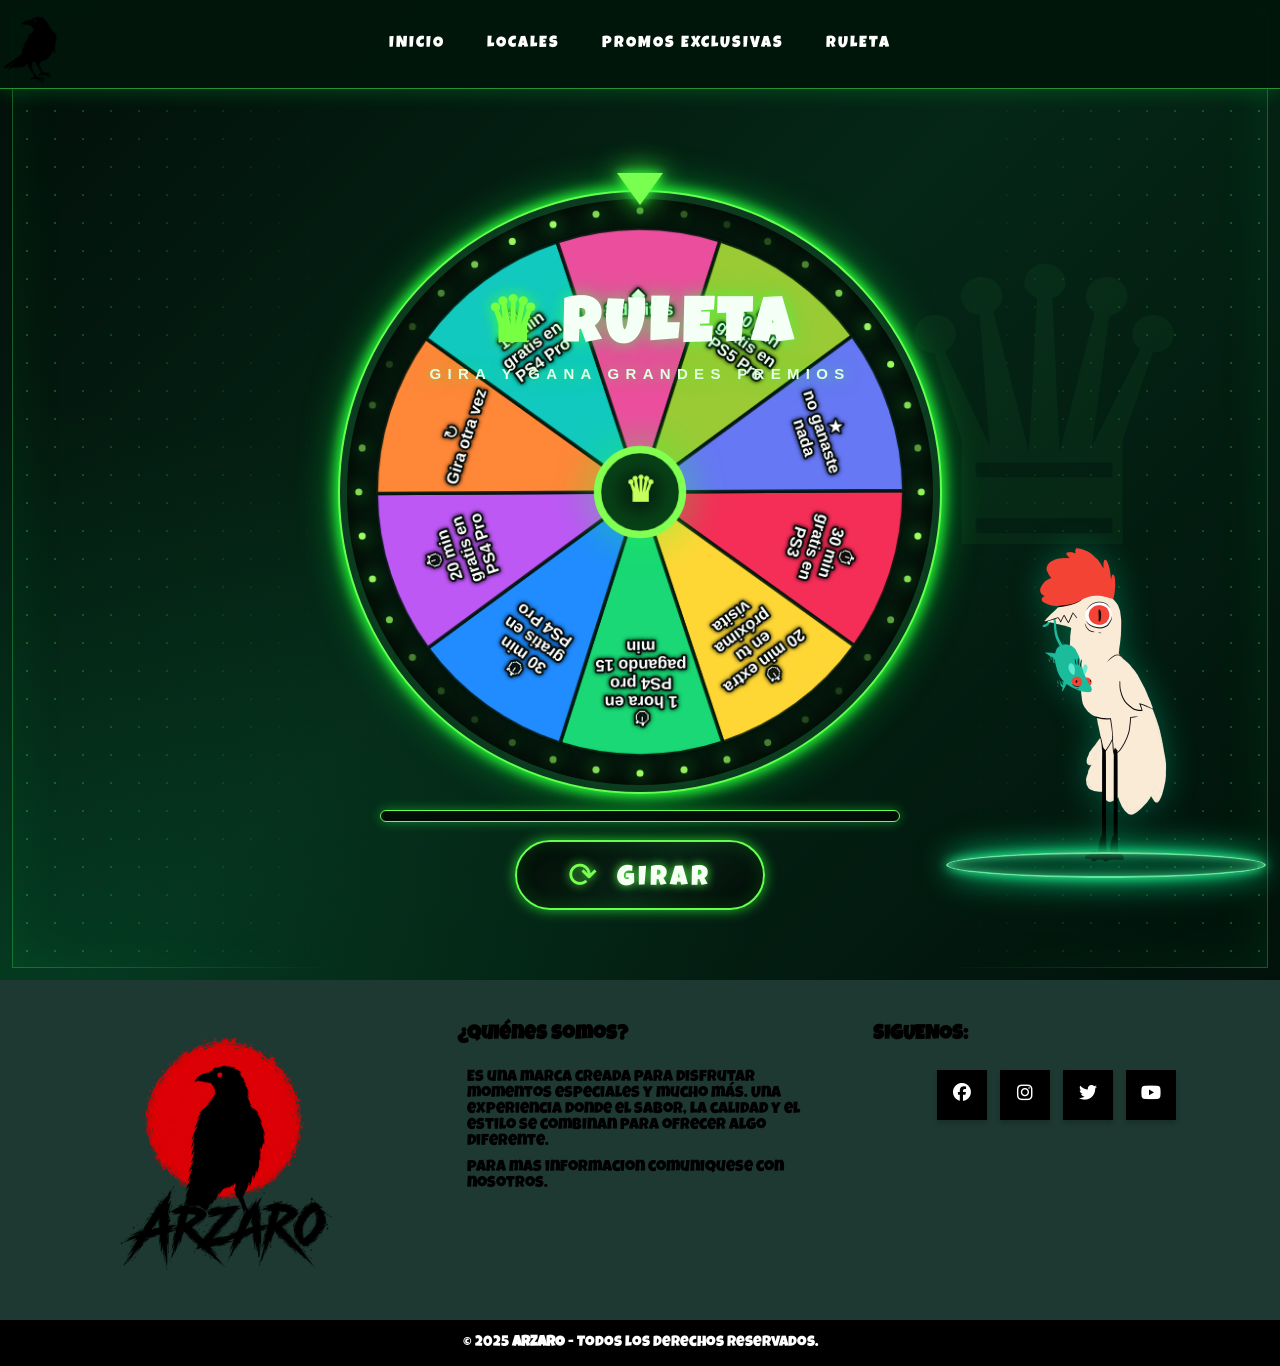
<file: rule.html>
<!DOCTYPE html>
<html lang="en">

<head>
    <meta charset="UTF-8">
    <meta name="viewport" content="width=device-width, initial-scale=1.0">
    <link rel="stylesheet" href="https://cdnjs.cloudflare.com/ajax/libs/font-awesome/6.2.1/css/all.min.css">
    <link rel="icon" href="https://cdn.glitch.global/c8ae3563-7820-43f9-9f9d-9f7a9c05c680/Sin%20t%C3%ADtuloL.png?v=1686265807779" sizes="32x32" />
    <link rel="icon" href="https://cdn.glitch.global/c8ae3563-7820-43f9-9f9d-9f7a9c05c680/Sin%20t%C3%ADtuloL.png?v=1686265807779" sizes="592x592" />
    <link rel="apple-touch-icon" href="https://cdn.glitch.global/c8ae3563-7820-43f9-9f9d-9f7a9c05c680/Sin%20t%C3%ADtuloL.png?v=1686265807779" />
    <meta name="msapplication-TileImage" content="logo3" />
    <link rel="stylesheet" href="ruleta/estilos.css">
    <link rel="icon" href="img/ojos.ico">
    <link rel="preconnect" href="https://fonts.googleapis.com">
    <link rel="preconnect" href="https://fonts.gstatic.com" crossorigin>

    <link href="https://fonts.googleapis.com/css2?family=Luckiest+Guy&display=swap" rel="stylesheet">
    <link href="https://fonts.googleapis.com/css2?family=Cinzel:wght@500;600;700&display=swap" rel="stylesheet">
    <link rel="stylesheet" href="https://cdnjs.cloudflare.com/ajax/libs/font-awesome/4.7.0/css/font-awesome.min.css">
    <title>RULETA</title>
</head>

<body>
    <header>
        <nav>
            <div class="nav-container">
                <a href="index.html" class="logo" id="logoCuervo">
                    <img src="img/logo2.png" class="xyz" alt="ARZARO">
                </a>

                <audio id="sonidoCuervo" preload="auto">
      <source src="mp3/cuervo2.mp3" type="audio/mpeg">
   </audio>

                <button class="menu-btn" id="menuBtn">☰</button>

                <audio id="sonidoRayo" preload="auto">
    <source src="mp3/rayo1.mp3" type="audio/mpeg">
</audio>

                <audio id="menuMusic" loop>
  <source src="mp3/android.mp3" type="audio/mp3">
</audio>

                <ul class="nav-links" id="navLinks">

                    <video loop autoplay muted class="minivideo video-menu" id="menuVideo">
  <source src="mp4/android.mp4" type="video/mp4">
</video>


                    <li><a href="index.html">INICIO</a></li>
                    <li><a href="mapa.html">LOCALES</a></li>
                    <li><a href="ofertas.html">PROMOS EXCLUSIVAS</a></li>
                    <li><a href="rule.html">RULETA</a></li>
                </ul>
            </div>
        </nav>
    </header>
    <script>
        const logo = document.getElementById("logoCuervo");
        const sonido = document.getElementById("sonidoCuervo");

        logo.addEventListener("click", function(event) {
            event.preventDefault();

            sonido.currentTime = 0;

            sonido.play()
                .then(() => {
                    console.log("Sonido OK");

                    setTimeout(() => {
                        window.location.href = "index.html";
                    }, 500);
                })
                .catch(error => {
                    console.error("Error de audio:", error);
                    window.location.href = "index.html";
                });
        });
    </script>

    <script type="text/javascript">
        window.addEventListener("scroll", function() {
            var header = document.querySelector("header");
            header.classList.toggle("abajo", window.scrollY > 0);
        })
    </script>
    <!-- script del menu -->
    <script>
        const menuBtn = document.getElementById("menuBtn");
        const navLinks = document.getElementById("navLinks");
        const links = navLinks.querySelectorAll("a");
        const music = document.getElementById("menuMusic");

        menuBtn.addEventListener("click", () => {

            navLinks.classList.toggle("active");

            if (navLinks.classList.contains("active")) {
                menuBtn.innerHTML = "✖";
                menuBtn.setAttribute("aria-expanded", "true");

                // reproducir musica
                music.play();

            } else {
                menuBtn.innerHTML = "☰";
                menuBtn.setAttribute("aria-expanded", "false");

                // detener musica
                music.pause();
                music.currentTime = 0;
            }

        });

        links.forEach(link => {
            link.addEventListener("click", () => {
                navLinks.classList.remove("active");
                menuBtn.innerHTML = "☰";
                menuBtn.setAttribute("aria-expanded", "false");

                music.pause();
                music.currentTime = 0;
            })
        });
    </script>
    <section class="aqui">
        <canvas id="matrix" aria-hidden="true"></canvas>
        <div id="container">

            <div class="titulo">
                <h1>RULETA <span>GIRA Y GANA GRANDES PREMIOS</span></h1>
            </div>


            <div id="rouletteContainer">

                <div id="pointer"></div>

                <canvas id="roulette"></canvas>

                <div id="options" style="font-family: 'Luckiest Guy', cursive;">

                    <input placeholder="30 min gratis en PS3" readonly>
                    <input placeholder="20 min extra en tu próxima visita" readonly>

                    <input placeholder="1 hora en PS4 pro pagando 15 min" readonly>
                    <input placeholder="30 min gratis en PS4 Pro" readonly>

                    <input placeholder="20 min gratis en PS4 Pro" readonly>
                    <input placeholder="Gira otra vez" readonly>

                    <input placeholder="15 min gratis en PS4 Pro" readonly>
                    <input placeholder="1 doritos" readonly>

                    <input placeholder="30 min gratis en PS5 Pro" readonly>
                    <input placeholder="no ganaste nada" readonly>

                </div>

                <div id="powerBar">
                    <div id="powerFill"></div>
                </div>

                <button id="spinBtn" type="button" style="font-family: 'Luckiest Guy', cursive;"><span aria-hidden="true">⟳</span> GIRAR</button>

            </div>

            <div class="sprite" id="bird"></div>

        </div>

        <div id="crack"></div>

        <div id="popup">
            <video id="resultVideo" src="mp4/tf.mp4" playsinline preload="auto"></video>
            <div id="popupContent">
                <h2 id="winnerText"></h2>
                <button id="continueBtn" style="font-family: 'Luckiest Guy', cursive;">CONTINUAR</button>
            </div>
        </div>
    </section>
    <audio id="spinSound" src="#"></audio>
    <audio id="endSound" src="mp3/great.mp3" loop></audio>

    <script>
        const m = document.getElementById("matrix")
        const mctx = m.getContext("2d")

        function resizeM() {
            m.width = window.innerWidth
            m.height = window.innerHeight
            initDrops()
        }

        window.addEventListener("resize", resizeM)

        const chars = "01ABCDEFGHIJKLMNOPQRSTUVWXYZ@#$%&*"
        let drops = []

        function initDrops() {
            drops = Array(Math.floor(m.width / 16)).fill(0)
        }

        resizeM()

        function matrix() {

            mctx.fillStyle = "rgba(0,0,0,.1)"
            mctx.fillRect(0, 0, m.width, m.height)

            mctx.font = "16px monospace"

            drops.forEach((y, i) => {

                mctx.fillStyle = "#0f0"

                mctx.fillText(chars[Math.random() * chars.length | 0], i * 16, y * 16)

                drops[i] = y * 16 > m.height && Math.random() > .975 ? 0 : y + 1

            })

            requestAnimationFrame(matrix)

        }

        matrix()
    </script>

    <script>
        const r = document.getElementById("roulette")
        const ctx = r.getContext("2d")

        let angle = 0
        let speed = 0.002
        const idleSpeed = -0.00035
        let extraSpeed = 0
        let friction = 0.985

        let forceSpin = false
        let paused = false
        let waitTimer = null

        function resizeR() {

            const rect = r.getBoundingClientRect()

            const size = Math.min(rect.width, rect.height)

            if (!size) return

            r.width = Math.round(size)
            r.height = Math.round(size)

        }

        window.addEventListener("resize", resizeR)

        resizeR()

        function opts() {

            return [...document.querySelectorAll("#options input")]

            .map(i => i.value.trim() || i.placeholder.trim())

            .filter(Boolean)

        }



        function drawText(text, rad, index, slice) {
            const icon = /dorito/i.test(text) ? "◆" : /otra vez/i.test(text) ? "↻" : /ganaste/i.test(text) ? "★" : /gratis|extra|hora|min/i.test(text) ? "⏱" : "🎮"
            const fontSize = Math.max(10, Math.min(17, rad * .056))
            const lineHeight = fontSize * 1.12
            const maxWidth = rad * .34
            const lines = []
            let line = ""

            ctx.font = `700 ${fontSize}px Arial, sans-serif`
            text.split(/\s+/).forEach(word => {
                const candidate = line ? `${line} ${word}` : word
                if (line && ctx.measureText(candidate).width > maxWidth) {
                    lines.push(line)
                    line = word
                } else {
                    line = candidate
                }
            })
            if (line) lines.push(line)

            ctx.save()
            ctx.rotate(index * slice + slice / 2)
            ctx.translate(rad * .65, 0)
            ctx.rotate(Math.PI / 2)
            ctx.textAlign = "center"
            ctx.textBaseline = "middle"
            ctx.lineJoin = "round"
            ctx.lineWidth = Math.max(2, fontSize * .22)
            ctx.strokeStyle = "rgba(0, 12, 7, .92)"
            ctx.fillStyle = "#ffffff"
            ctx.shadowColor = "rgba(0, 0, 0, .9)"
            ctx.shadowBlur = 4

            const textHeight = lines.length * lineHeight
            const firstLineY = -textHeight / 2 + lineHeight / 2 + fontSize * .55
            ctx.font = `${fontSize + 2}px Arial, sans-serif`
            ctx.strokeText(icon, 0, firstLineY - lineHeight * .8, maxWidth)
            ctx.fillText(icon, 0, firstLineY - lineHeight * .8, maxWidth)
            ctx.font = `700 ${fontSize}px Arial, sans-serif`
            lines.forEach((lineText, lineIndex) => {
                const y = firstLineY + lineIndex * lineHeight
                ctx.strokeText(lineText, 0, y, maxWidth)
                ctx.fillText(lineText, 0, y, maxWidth)
            })
            ctx.restore()
        }

        function draw() {

            const o = opts()

            const rad = Math.min(r.width, r.height) / 2

            ctx.clearRect(0, 0, r.width, r.height)

            if (!paused) {

                angle += forceSpin ? speed + extraSpeed : idleSpeed

                extraSpeed *= friction

            }

            if (extraSpeed < 0.0001 && forceSpin) {

                forceSpin = false

                pauseOnWinner()

            }

            if (!o.length) {
                requestAnimationFrame(draw)
                return
            }

            ctx.save()

            ctx.translate(rad, rad)

            ctx.rotate(angle)

            const slice = Math.PI * 2 / o.length
            const colores = ["#f52e58", "#ffd735", "#19d875", "#218cff", "#bd58f5", "#ff8738", "#12c9bf", "#ec4e9e", "#9acb35", "#6678f4"]

            o.forEach((t, i) => {

                ctx.beginPath()

                ctx.moveTo(0, 0)

                ctx.arc(0, 0, rad * .9, i * slice, (i + 1) * slice)

                ctx.closePath()

                ctx.fillStyle = colores[i % colores.length]

                ctx.fill()

                ctx.strokeStyle = "rgba(2, 20, 11, .9)"

                ctx.lineWidth = Math.max(2, rad * .012)

                ctx.stroke()

                ctx.save()

                drawText(t, rad, i, slice)

                ctx.restore()

            })

            ctx.restore()

            // El centro y las luces permanecen fijos mientras giran los premios.
            ctx.save()
            ctx.translate(rad, rad)
            ctx.beginPath()
            ctx.arc(0, 0, rad * .145, 0, Math.PI * 2)
            ctx.fillStyle = "#03180d"
            ctx.fill()
            ctx.lineWidth = Math.max(3, rad * .025)
            ctx.strokeStyle = "#83ff52"
            ctx.shadowColor = "#22ff45"
            ctx.shadowBlur = rad * .12
            ctx.stroke()
            ctx.shadowBlur = 0
            ctx.fillStyle = "#c5ff5a"
            ctx.textAlign = "center"
            ctx.textBaseline = "middle"
            ctx.font = `bold ${rad * .12}px Arial, sans-serif`
            ctx.fillText("♛", 0, 0)

            for (let led = 0; led < 40; led++) {
                const ledAngle = led * Math.PI * 2 / 40
                const pulse = .58 + .42 * Math.sin(performance.now() / 240 + led * .7)
                ctx.beginPath()
                ctx.arc(Math.cos(ledAngle) * rad * .96, Math.sin(ledAngle) * rad * .96, Math.max(2, rad * .012), 0, Math.PI * 2)
                ctx.fillStyle = `rgba(157, 255, 98, ${pulse})`
                ctx.shadowColor = "#39ff42"
                ctx.shadowBlur = rad * .055
                ctx.fill()
            }
            ctx.restore()

            requestAnimationFrame(draw)

        }

        draw()



        const btn = document.getElementById("spinBtn")

        const fill = document.getElementById("powerFill")

        const spinSound = document.getElementById("spinSound")

        const endSound = document.getElementById("endSound")
        const resultVideo = document.getElementById("resultVideo")

        let power = 0

        let intv = null

        let cargando = false

        let bloqueado = false

        function iniciarFuerza() {

            if (bloqueado || cargando || btn.disabled) return

            clearTimeout(waitTimer)

            paused = false

            power = 0

            cargando = true

            clearInterval(intv)

            intv = setInterval(() => {

                if (power < 100 && cargando) {

                    power++

                    fill.style.width = power + "%"

                }

            }, 20)

        }

        function soltarFuerza() {

            if (!cargando || bloqueado) return

            cargando = false

            bloqueado = true

            btn.disabled = true

            clearInterval(intv)

            fill.style.width = "0%"

            extraSpeed = 0.25 * (power / 100)

            forceSpin = true

            spinSound.currentTime = 0

            spinSound.play().catch(() => {})


        }

        btn.addEventListener("pointerdown", e => {
            e.preventDefault();
            if (btn.disabled || cargando || bloqueado) return
            btn.setPointerCapture(e.pointerId)
            iniciarFuerza();
        });

        btn.addEventListener("pointerup", () => {
            soltarFuerza();
        });

        btn.addEventListener("pointercancel", () => {
            if (cargando) soltarFuerza();
        });

        btn.addEventListener("keydown", e => {
            if ((e.key === " " || e.key === "Enter") && !e.repeat) {
                e.preventDefault()
                iniciarFuerza()
            }
        })

        btn.addEventListener("keyup", e => {
            if (e.key === " " || e.key === "Enter") {
                e.preventDefault()
                soltarFuerza()
            }
        })

        function winner() {

            const o = opts()

            const slice = Math.PI * 2 / o.length

            const n = (angle % (Math.PI * 2) + Math.PI * 2) % (Math.PI * 2)

            const p = (3 * Math.PI / 2 - n + Math.PI * 2) % (Math.PI * 2)

            return o[Math.floor(p / slice)]

        }

        function pauseOnWinner() {

            paused = true

            endSound.play().catch(error => console.warn("No se pudo iniciar la música del resultado:", error))

            winnerText.textContent = "Resultado: " + winner()

            popup.style.display = "flex"
            popup.classList.add("golden-sky")
            resultVideo.currentTime = 0
            resultVideo.play().catch(error => console.warn("No se pudo iniciar el video del resultado:", error))

            crack.style.display = "block"

            waitTimer = setTimeout(() => {

                closePopup()

            }, 60000)

        }

        function closePopup() {

            clearTimeout(waitTimer)

            popup.style.display = "none"
            popup.classList.remove("golden-sky")

            endSound.pause()
            endSound.currentTime = 0
            resultVideo.pause()
            resultVideo.currentTime = 0

            crack.style.display = "none"

            waitTimer = setTimeout(() => {
                paused = false
                bloqueado = false
                btn.disabled = false
            }, 2000)

        }

        const continueBtn = document.getElementById("continueBtn")

        continueBtn.addEventListener("click", closePopup)

        continueBtn.addEventListener("touchstart", closePopup)
    </script>

    <!-- pie de pagina  -->

    <footer class="pie-pagina" style="background-color: #1e3932;">
        <div class="grupo-1">
            <div class="box">
                <figure>
                    <img src="img/logo444.png" alt="ARZARO" id="logo444" class="logo-rayo" />
                </figure>
            </div>
            <div class="box" style="background-color: #1e3932;">
                <h2>¿Quiénes somos?</h2>
                <p>
                    Es una marca creada para disfrutar momentos especiales y mucho más. Una experiencia donde el sabor, la calidad y el estilo se combinan para ofrecer algo diferente.
                </p>
                <p>
                    para mas informacion comuniquese con nosotros.
                </p>
            </div>
            <div class="box" style="background-color: #1e3932;">
                <h2>SIGUENOS:</h2>
                <div class="redes-container">
                    <ul>
                        <li>
                            <a href="#" class="facebook"><i class="fab fa-facebook-f"></i
                  ></a>
                        </li>
                        <li>
                            <a href="#" class="instagram"><i class="fab fa-instagram"></i
                  ></a>
                        </li>
                        <li>
                            <a href="#" class="twitter"><i class="fab fa-twitter"></i
                  ></a>
                        </li>
                        <li>
                            <a href="#" class="youtube"><i class="fab fa-youtube"></i
                  ></a>
                        </li>
                    </ul>
                </div>
            </div>
        </div>
        <div class="grupo-2">
            <small>&copy; 2025 <b>ARZARO</b> - Todos los Derechos
            Reservados.</small
          >
        </div>
      </footer>
                        <div id="tormenta">

    <div id="rayo"></div>

    <div id="lluvia"></div>

</div>

<script>

const logo444 = document.getElementById("logo444");
const tormenta = document.getElementById("tormenta");
const lluvia = document.getElementById("lluvia");
const sonidoRayo = document.getElementById("sonidoRayo");

logo444.addEventListener("click", function () {

    console.log("CLICK EN LOGO");

    /* =========================
       SONIDO
    ========================= */

    if (sonidoRayo) {
        sonidoRayo.currentTime = 0;
        sonidoRayo.play();
    }

    /* =========================
       REINICIAR TORMENTA
    ========================= */

    tormenta.classList.remove("tormenta-activa");

    void tormenta.offsetWidth;

    tormenta.classList.add("tormenta-activa");

    /* =========================
       CREAR LLUVIA
    ========================= */

    lluvia.innerHTML = "";

    for (let i = 0; i < 250; i++) {

        const gota = document.createElement("span");

        gota.classList.add("gota");

        gota.style.left = Math.random() * 100 + "%";

        gota.style.animationDuration =
            (0.25 + Math.random() * 0.5) + "s";

        gota.style.animationDelay =
            Math.random() * 1 + "s";

        gota.style.opacity =
            0.3 + Math.random() * 0.7;

        lluvia.appendChild(gota);
    }

    /* =========================
       TERMINAR TORMENTA
    ========================= */

    setTimeout(function () {

        tormenta.classList.remove("tormenta-activa");

        lluvia.innerHTML = "";

        if (sonidoRayo) {
            sonidoRayo.pause();
            sonidoRayo.currentTime = 0;
        }

    }, 5000);

});

</script>

      
</body>
</html>
</file>
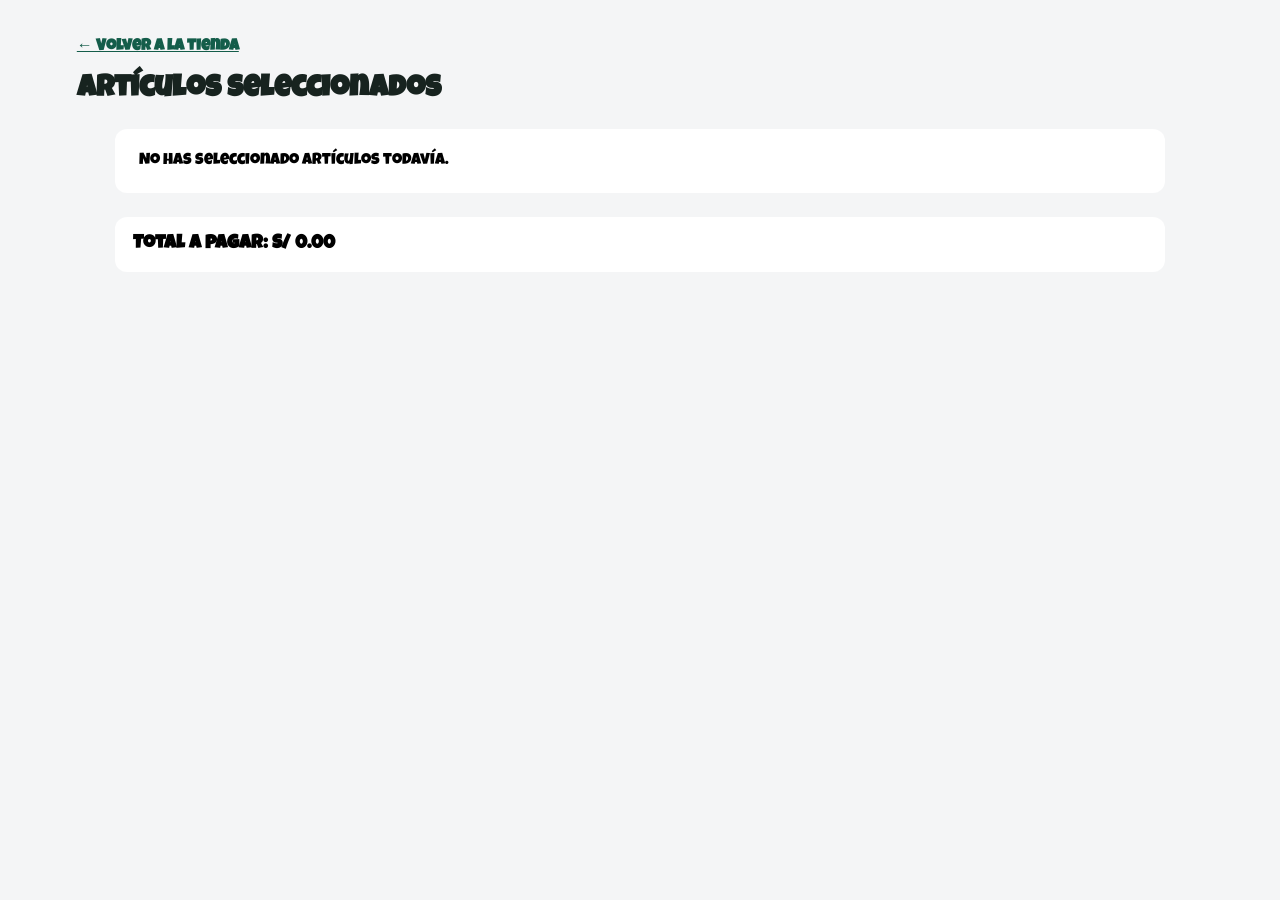
<file: venta.html>
<!DOCTYPE html>
<html lang="es">

<head>
    <meta charset="UTF-8">
    <meta name="viewport" content="width=device-width, initial-scale=1.0">
    <title>Artículos seleccionados | Zona Gamer</title>
    <link rel="stylesheet" href="style.css">
    <link rel="stylesheet" href="https://fonts.googleapis.com/css2?family=Luckiest+Guy&display=swap">
    <style>
        .sale-page {
            min-height: 100vh;
            padding: 36px clamp(16px, 6vw, 80px);
            background: #f4f5f6;
            font-family: Arial, sans-serif;
        }
        
        .sale-page h1 {
            margin: 0 0 24px;
            color: #17231f;
            font-size: 30px;
        }
        
        .sale-list {
            max-width: 1050px;
            margin: auto;
        }
        
        .sale-item {
            display: grid;
            grid-template-columns: 110px minmax(0, 1fr) auto;
            align-items: center;
            gap: 20px;
            margin-bottom: 12px;
            padding: 16px;
            background: #fff;
            border-radius: 12px;
            box-shadow: 0 2px 10px #00000012;
        }
        
        .sale-item img {
            width: 110px;
            height: 100px;
            object-fit: cover;
            border-radius: 8px;
            background: #eee;
        }
        
        .sale-item-details h2 {
            margin: 0 0 8px;
            font-size: 19px;
        }
        
        .sale-item-details p {
            margin: 5px 0;
            color: #444;
        }
        
        .sale-item-actions {
            display: flex;
            flex-direction: column;
            align-items: flex-end;
            gap: 12px;
        }
        
        .sale-item-actions button,
        #clearCart {
            padding: 9px 14px;
            border: 0;
            border-radius: 7px;
            color: #fff;
            background: #c62828;
            cursor: pointer;
        }
        
        .sale-summary {
            display: flex;
            justify-content: space-between;
            align-items: center;
            gap: 16px;
            max-width: 1050px;
            margin: 24px auto;
            padding: 18px;
            background: #fff;
            border-radius: 12px;
            font-size: 19px;
        }
        
        #clearCart {
            background: #333;
        }
        
        #saleEmpty {
            max-width: 1050px;
            margin: auto;
            padding: 24px;
            background: #fff;
            border-radius: 12px;
        }
        
        .sale-back {
            display: inline-block;
            margin-bottom: 20px;
            color: #145d4a;
            font-weight: bold;
        }
        
        @media (max-width: 600px) {
            .sale-item {
                grid-template-columns: 76px minmax(0, 1fr);
                gap: 12px;
                padding: 12px;
            }
            .sale-item img {
                width: 76px;
                height: 76px;
            }
            .sale-item-actions {
                grid-column: 2;
                flex-direction: row;
                align-items: center;
                justify-content: space-between;
            }
            .sale-summary {
                align-items: flex-start;
                flex-direction: column;
            }
        }
    </style>
</head>

<body>
    <main class="sale-page">
        <a class="sale-back" href="pidelo.html">← Volver a la tienda</a>
        <h1>Artículos seleccionados</h1>
        <section id="saleItems" class="sale-list" aria-live="polite"></section>
        <p id="saleEmpty" hidden>No has seleccionado artículos todavía.</p>
        <div class="sale-summary">
            <strong>Total a pagar: <span id="saleTotal">S/ 0.00</span></strong>
            <button id="clearCart" type="button">Vaciar selección</button>
        </div>
    </main>
    <script src="carrito.js"></script>
</body>

</html>
</file>
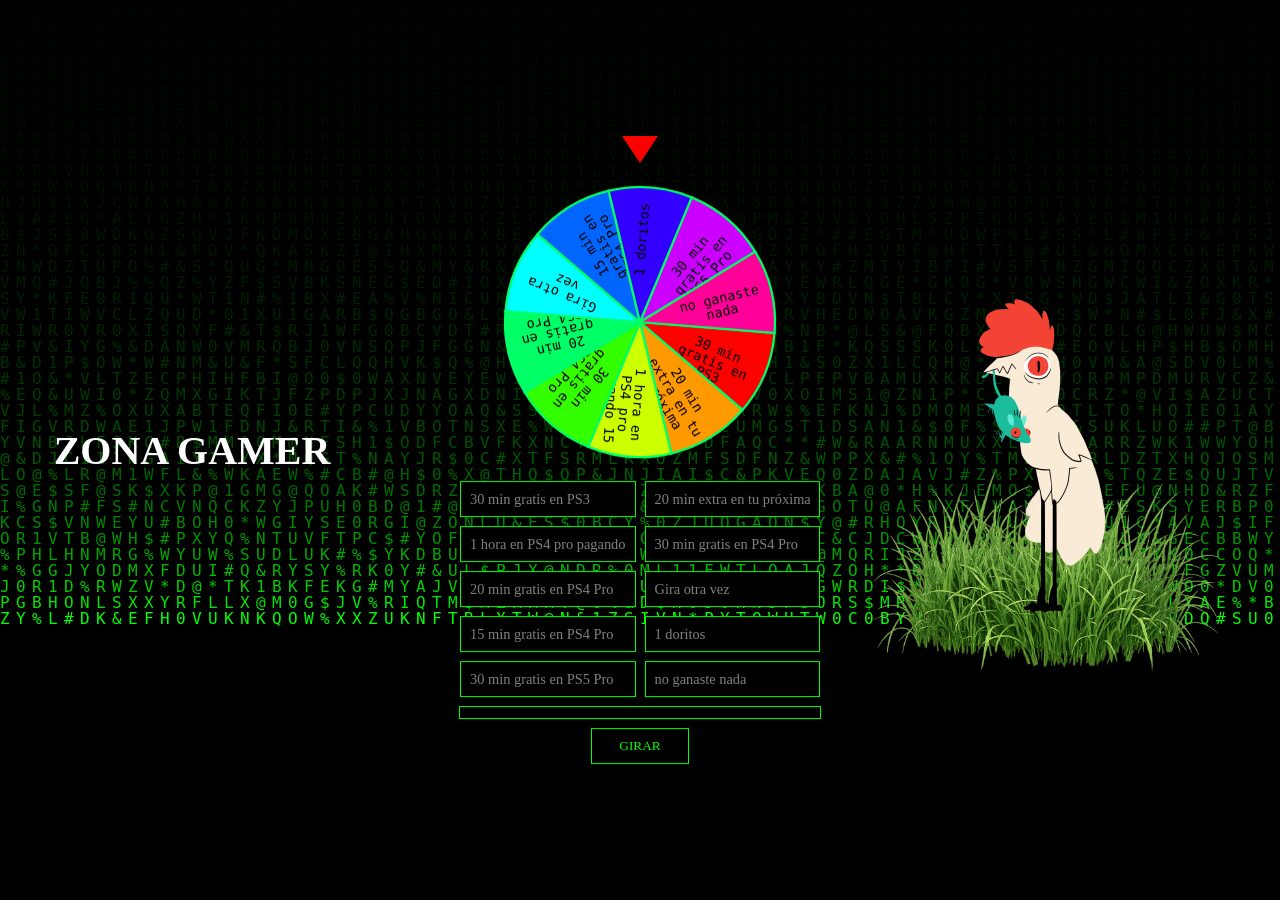
<file: ruleta/ruleta.html>
<!DOCTYPE html>
<html lang="es">
<head>
<meta charset="UTF-8">
<meta name="viewport" content="width=device-width, initial-scale=1.0">
<title>ZONA GAMER</title>

<style>
html,body{
  margin:0;
  padding:0;
  background:black;
  overflow:auto;
}
#container{position:relative;width:100%;height:100vh;}
#matrix{position:absolute;inset:0;z-index:1;width:100%;}
#rouletteContainer{
  position:absolute;top:50%;left:50%;
  transform:translate(-50%,-50%);
  z-index:3;display:flex;flex-direction:column;
  align-items:center;gap:1vmin;width:90vmin;max-width:360px;
}
#pointer{
  width:0;height:0;
  border-left:2vmin solid transparent;
  border-right:2vmin solid transparent;
  border-top:3vmin solid red;
}
#roulette{width:80vmin;height:80vmin;max-width:300px;max-height:300px;}

#options{
  display:grid;
  grid-template-columns:repeat(auto-fit,minmax(140px,1fr));
  gap:1vmin;
  width:100%;
}

#options input{
  background:black;
  border:1px solid #0f0;
  color:#0f0;
  padding:1vmin;
  font-size:1.6vmin;
}

#powerBar{width:100%;height:1.2vmin;border:1px solid #0f0;}
#powerFill{height:100%;width:0%;background:#0f0;}


button{
  padding:1vmin 3vmin;
  background:black;
  color:#0f0;
  border:1px solid #0f0;
  cursor:pointer;
  font-family: "bungee-regular";
  font-weight: 400;
  touch-action:none;
}

button:disabled{
  opacity:0.5;
}

#popup{
  position:fixed;
  inset:0;
  background:rgba(0,0,0,0.85);
  display:none;
  align-items:center;
  justify-content:center;
  z-index:10;
}

#popupContent{
  border:2px solid #0f0;
  padding:4vmin;
  background:black;
  color:#0f0;
  text-align:center;
}

#crack{
  position:fixed;
  inset:0;
  background:repeating-linear-gradient(45deg,transparent 0 10px,rgba(255,255,255,.2) 10px 11px),
             repeating-linear-gradient(-45deg,transparent 0 14px,rgba(255,255,255,.15) 14px 15px);
  display:none;
  z-index:9;
}

.titulo{
  z-index: 10;
  color: white;
  font-size: 20px;
  height:100vh;
  width: 30%;
  display: flex;
  justify-content: center;
  align-items: center;
}

input::placeholder {
  font-family: bebas-neue-regular;
  color: gray;
}

#container{
  display: flex;
  height: auto;
}

@media (max-width: 768px){
.titulo{
  position: relative;
  z-index: 10;
  color: white;
  font-size: 20px;
  height: 0vh;
  width: 100%;
  margin: 24px 20px;
 top: -106px;
  display: flex;
  justify-content: center;
  align-items: center;
}

#container{
  display: flex;
  width: 100%;
  height: 100vh;
}

}

@media (max-width:768px){

html,body{overflow:auto;}

#container{
flex-direction:column;
align-items:center;
justify-content: center;
display: flex;
width: 100%;
height: 101vh;
}

#rouletteContainer{
position:relative;
transform:none;
top:-90px;
left:auto;
width:95vw;
margin-top:2vh;
}

#roulette{
width:80vw;
height:80vw;
}

}

/* animacion */

.sprite{
    position:absolute;
    left:50%;
    top:50%;
    transform:translate(85%,-50%);
    z-index: 11;
    width:300px;
    height:350px;
    background-image:url("img/sprite-animal-bird.png");
    background-repeat:no-repeat;
    background-size:auto 100%;
    animation: bird_amb 2s steps(20) infinite;
}


@keyframes bird_amb{
    from{ background-position: 0 0; }
    to  { background-position: -6000px 0; }
}


@keyframes baile{
    from{ background-position: -3900px 0; }
    to  { background-position: -6000px 0; }
}

@media (max-width: 768px){
.sprite{
    position:absolute;
    left:50%;
    top:50%;
    transform:translate(-50%,29%) scale(0.6);
    z-index: 11;
    width:300px;
    height:350px;
    background-image:url("img/sprite-animal-bird.png");
    background-repeat:no-repeat;
    background-size:auto 100%;
    animation: bird_amb 2s steps(20) infinite;
}

}

.cesped{
    position:absolute;
    left:50%;
    top:63%;
    transform:translate(62%,-50%);
    z-index: 10;
    width:300px;
    padding: 0px 36px;
    height:350px;
    background-image:url("img/oo.png");
    background-repeat:no-repeat;
    background-size:auto 100%;
   
}

@media (max-width: 768px){
 .cesped{
  padding: 0px 36px;
    position:absolute;
    left:50%;
    top:63%;
    transform:translate(-48%,16%)scale(0.6);
    z-index: 10;
    width:289px;
    height:350px;
    background-repeat:no-repeat;
    background-image:url("img/oo.png");
    background-size:auto 100%;
} 
}


</style>
</head>

<body>

<div id="container">

  <div class="titulo"><h1>ZONA GAMER</h1></div>
<canvas id="matrix"></canvas>

<div id="rouletteContainer">

<div id="pointer"></div>

<canvas id="roulette"></canvas>

<div id="options">

<input placeholder="30 min gratis en PS3" readonly>
<input placeholder="20 min extra en tu próxima visita" readonly>

<input placeholder="1 hora en PS4 pro pagando 15 min" readonly>
<input placeholder="30 min gratis en PS4 Pro" readonly>

<input placeholder="20 min gratis en PS4 Pro" readonly>
<input placeholder="Gira otra vez" readonly>

<input placeholder="15 min gratis en PS4 Pro" readonly>
<input placeholder="1 doritos" readonly>

<input placeholder="30 min gratis en PS5 Pro" readonly>
<input placeholder="no ganaste nada" readonly>

</div>

<div id="powerBar"><div id="powerFill"></div></div>

<button id="spinBtn">GIRAR</button>

</div>

<div class="sprite" id="bird"></div>
<div class="cesped" id="#"></div>
</div>

<div id="crack"></div>

<div id="popup">
<div id="popupContent">
<h2 id="winnerText"></h2>
<button id="continueBtn">CONTINUAR</button>
</div>
</div>

<audio id="spinSound" src="https://cdn.pixabay.com/download/audio/2022/03/15/audio_7d8bff88c9.mp3"></audio>
<audio id="endSound" src="https://cdn.pixabay.com/download/audio/2022/03/15/audio_86458b5c54.mp3"></audio>

<script>


const m=document.getElementById("matrix")
const mctx=m.getContext("2d")

function resizeM(){
m.width=window.innerWidth
m.height=window.innerHeight
initDrops()
}

window.addEventListener("resize",resizeM)

const chars="01ABCDEFGHIJKLMNOPQRSTUVWXYZ@#$%&*"
let drops=[]

function initDrops(){
drops=Array(Math.floor(m.width/16)).fill(0)
}

resizeM()

function matrix(){

mctx.fillStyle="rgba(0,0,0,.1)"
mctx.fillRect(0,0,m.width,m.height)

mctx.font="16px monospace"

drops.forEach((y,i)=>{

mctx.fillStyle="#0f0"

mctx.fillText(chars[Math.random()*chars.length|0],i*16,y*16)

drops[i]=y*16>m.height&&Math.random()>.975?0:y+1

})

requestAnimationFrame(matrix)

}

matrix()



const r=document.getElementById("roulette")
const ctx=r.getContext("2d")

let angle=0
let speed=0.002
let extraSpeed=0
let friction=0.985

let forceSpin=false
let paused=false
let waitTimer=null

function resizeR(){

const rect=r.getBoundingClientRect()

const size=Math.min(rect.width,rect.height)

r.width=size
r.height=size

}

window.addEventListener("resize",resizeR)

resizeR()

function opts(){

return [...document.querySelectorAll("#options input")]

.map(i=>i.value.trim()||i.placeholder.trim())

.filter(Boolean)

}



function drawText(text,rad){

let words=text.split(" ")

let lines=[]

let line=""

ctx.font=rad*.09+"px monospace"

let maxWidth=rad*.7

for(let n=0;n<words.length;n++){

let test=line+words[n]+" "

let w=ctx.measureText(test).width

if(w>maxWidth && n>0){

lines.push(line)

line=words[n]+" "

}else{

line=test

}

}

lines.push(line)

lines.forEach((l,i)=>{

ctx.fillText(l.trim(),rad*.55,(i*rad*.09))

})

}

function draw(){

const o=opts()

const rad=r.width/2

ctx.clearRect(0,0,r.width,r.height)

if(!paused){

angle+=speed+extraSpeed

extraSpeed*=friction

}

if(extraSpeed<0.0001 && forceSpin){

forceSpin=false

pauseOnWinner()

}

ctx.save()

ctx.translate(rad,rad)

ctx.rotate(angle)

const slice=Math.PI*2/o.length

o.forEach((t,i)=>{

ctx.beginPath()

ctx.moveTo(0,0)

ctx.arc(0,0,rad*.9,i*slice,(i+1)*slice)

ctx.closePath()

ctx.fillStyle=`hsl(${i*360/o.length},100%,50%)`

ctx.fill()

ctx.strokeStyle="#00ff66"

ctx.lineWidth=rad*.015

ctx.stroke()

ctx.save()

ctx.rotate(i*slice+slice/2)

ctx.fillStyle="#000"

ctx.textAlign="center"

drawText(t,rad)

ctx.restore()

})

ctx.restore()

requestAnimationFrame(draw)

}

draw()



const btn=document.getElementById("spinBtn")

const fill=document.getElementById("powerFill")

const spinSound=document.getElementById("spinSound")

const endSound=document.getElementById("endSound")

let power=0

let intv=null

let cargando=false

let bloqueado=false

function iniciarFuerza(){

if(bloqueado)return

clearTimeout(waitTimer)

paused=false

power=0

cargando=true

clearInterval(intv)

intv=setInterval(()=>{

if(power<100&&cargando){

power++

fill.style.width=power+"%"

}

},20)

}

function soltarFuerza(){

if(!cargando||bloqueado)return

cargando=false

bloqueado=true

btn.disabled=true

clearInterval(intv)

fill.style.width="0%"

extraSpeed=0.25*(power/100)

forceSpin=true

spinSound.currentTime=0

spinSound.play()

const desbloquear=setInterval(()=>{

if(!forceSpin&&extraSpeed<0.0001){

bloqueado=false

btn.disabled=false

clearInterval(desbloquear)

}

},100)

}

btn.addEventListener("mousedown",e=>{e.preventDefault();iniciarFuerza()})

document.addEventListener("mouseup",soltarFuerza)

btn.addEventListener("touchstart",e=>{e.preventDefault();iniciarFuerza()},{passive:false})

document.addEventListener("touchend",e=>{e.preventDefault();soltarFuerza()},{passive:false})



function winner(){

const o=opts()

const slice=Math.PI*2/o.length

const n=(angle%(Math.PI*2)+Math.PI*2)%(Math.PI*2)

const p=(3*Math.PI/2-n+Math.PI*2)%(Math.PI*2)

return o[Math.floor(p/slice)]

}

function pauseOnWinner(){

paused=true

endSound.play()

winnerText.textContent="Resultado: "+winner()

popup.style.display="flex"

crack.style.display="block"

waitTimer=setTimeout(()=>{

closePopup()

},60000)

}

function closePopup(){

popup.style.display="none"

crack.style.display="none"

}

const continueBtn=document.getElementById("continueBtn")

continueBtn.addEventListener("click",closePopup)

continueBtn.addEventListener("touchstart",closePopup)

</script>

</body>
</html>
</file>
<file: style.css>
*{
  margin: 0;
  padding: 0;
  box-sizing: border-box;
  font-family: 'Luckiest Guy', cursive;
}

html,
body {
    margin: 0;
    padding: 0;
    overflow-x: hidden;
}


header.abajo{
    background: #ffffff00;
    
}

header.abajo ul li a{
    color:rgb(255, 255, 255);
}

header{
    font-family: 'Poppins', sans-serif;
    position: fixed;
    top: 0;
    left: 0;
    width: 100%;
    
    transition: 0.7s;
    z-index: 10;
    -webkit-transition: 0.7s;
    -moz-transition: 0.7s;
    -ms-transition: 0.7s;
    -o-transition: 0.7s;
}

nav{
  padding: 30px;
    display: flex;
     position: relative;
  z-index: 1001;
     background-color: rgba(2, 22, 12, .96);
  padding: 1rem 2rem;
  box-shadow: 0 2px 10px rgba(0, 0, 0, 0.1);
}

header ul{
    position: relative;
    display: flex;
   
}

header ul li{
    list-style: none;
}

header ul li a{
    position: relative;
    margin: 0 5px;
    text-decoration: none;
    color: rgb(255, 255, 255);
    letter-spacing: 2px;
    font-weight: 600;
    transition: 0.7s;
    -webkit-transition: 0.7s;
    -moz-transition: 0.7s;
    -ms-transition: 0.7s;
    -o-transition: 0.7s;
}

header ul li a:hover ,
header ul li a.active {
  background: rgb(189, 197, 165);
  padding: 10px;
  margin: 10px;
  border-radius: 3px;
  -webkit-border-radius: 3px;
  -moz-border-radius: 3px;
  -ms-border-radius: 3px;
  -o-border-radius: 3px;
}

header a:hover{
    color: black;
}

header .abajo:hover{
    letter-spacing: 12px;
}

/* encabezado */


.nav-container{
  padding: 20px;
  display: flex;
  align-items: center;
  max-width: 1200px;
  margin: 0 auto;
}

.logo{
  position: absolute;
  width: 70px;
  top: -4px;
  left: 0px;
}

.nav-links{
  display: flex;
  gap: 2rem;
  list-style: none;
  transition: all 0.3s ease;
}

.nav-links a{
  color: #fff;
  text-decoration: none;
  font-weight: 500;
  transition: all 0.2s;
}

.nav-links a:hover{
  opacity: 0.8;
  transform: translateY(-2px);
}

.menu-btn{
  background: none;
  border: none;
  color: #fff;
  font-size: 1.5rem;
  cursor: pointer;
  display: none;
}

/* Responsive */


@media (max-width: 768px){


  

  .menu-btn{
    position: absolute;
    right: 10px;
    display: block;
    z-index: 1111;
  }

  .nav-links{
    position: fixed;
    top: 60px;
    left: 0;
    width: 100%;
    background: rgba(2, 22, 12, .96);
    flex-direction: column;
    text-align: center;
    padding: 1rem 0;
    clip-path: circle(0px at 90% -10%);
    pointer-events: none;
    transition: all 0.5s ease;
    z-index: 999;
  }

  .nav-links.active{
    position: fixed;
    top: 60px;
    left: 0;
    width: 100%;
    clip-path: circle(1000px at 90% -10%);
    pointer-events: all;
    z-index: 1000;
  }

  .nav-links li{
    opacity: 0;
    transform: translateY(20px);
    transition: all 0.3s ease;
  }

  .nav-links.active li{
    opacity: 1;
    transform: translateY(0);
  }

  .nav-links li:nth-child(1){transition-delay:0.1s;}
  .nav-links li:nth-child(2){transition-delay:0.1s;}
  .nav-links li:nth-child(3){transition-delay:0.1s;}
  .nav-links li:nth-child(4){transition-delay:0.1s;}


}


.home {
    overflow: hidden;
}

#corre1 {
    animation: mover 1.5s ease-out forwards;
}

@keyframes mover {
    0% {
        transform: translateX(100vw);
        opacity: 0;
    }

    100% {
        transform: translateX(0);
        opacity: 1;
    }
}

.xyz{
  width: 60px;
}

.video-menu{
  display: none;
}

/* Mostrar solo en pantallas pequeñas */
@media (max-width: 768px){
  
  .nav-links.active .video-menu{
   display: block;
    top: 59px;
    width: 100%;
    height: 27vh;
    margin-bottom: 15px;
    background-color: #1e393200;
  object-fit: cover;
  position: fixed;
  filter: brightness(0.5);
  }

  .logo{
  width: 60px;
    position: absolute;
  top: -4px;
}


.xyz{
  width: 48px;
}
}




/* segunda parte */

.home{
  display: flex;
  width: 100%;
  height: 100vh;
  background:rgb(160, 22, 22);
  position: relative;
}

#mainVideo {
    position: absolute;
    top: 0;
    left: 0;
    height: 100vh;
    width: 100%;
    object-fit: cover;
}

.capa{
  position: absolute;
  top: 0;
  left: 0;
  width: 100%;
  height: 100vh;
  background: #1c1c1d;
  opacity: 0.5;
  mix-blend-mode: overlay;
}

.titu{
  text-align: center;
  display: flex;
  flex-direction: column;
  justify-content: center;
  align-items: center;
  width: 60%;
  margin: auto;
  position: relative;
  z-index: 2;
  color: #fff;
}

@media (max-width: 768px){
  .home{
  display: flex;
  width: 100%;
  background:rgb(2, 2, 2);
  min-height: 100vh;
  position: relative;
}

video {
  position: absolute;
  top: 0;
  left: 0;
  height: 100vh;
  width: 100%;
  object-fit: cover;
}

.capa{
  position: absolute;
  top: 0;
  left: 0;
  width: 100%;
  height: 100%;
  background: #1c1c1d;
  opacity: 0.5;
  mix-blend-mode: overlay;
}

.titu{
  display: flex;
  flex-direction: column;
  justify-content: center;
  align-items: center;
  width: 60%;
  margin: auto;
  position: relative;
  z-index: 2;
}
}

/* segunda parte */

.bebidas{
    width: 100%;
    height: 100vh;
    display: flex; 
    margin: 10px 0px;
    padding: 0px 10px;
}

.izquierda{
width: 50%;
height: 100vh;
background-image: url(img/2.png);
background-position: center;
background-repeat: no-repeat;
background-size: cover;
}

.derecha{
width: 50%;
height: 100vh;
background-color:#1e3932 ;
display: flex;
justify-content: center;
align-items: center;
flex-direction: column;
color: #fff;
text-align: center;
}



.con{
    font-size: 40px;
    padding: 30px 20px;
    margin: 10px 50px;
}

.extra{
  margin: 10px 10px;
    font-size: 20px;
    padding: 30px 20px;
}

@media (max-width: 768px){
 
    .bebidas{
    width: 100%;
    height: 100vh;
    display: flex;  
    flex-direction: column; 
}

.ofer{

  width: 100%;
        height: auto;
        display: block;
        margin: 0;
        padding: 0;
        object-fit: cover;
}

.izquierda{
width: 100%;
height: 50vh;
background-image: url(img/2.png);
background-position: center;
background-repeat: no-repeat;
background-size: cover;
}

.derecha{
  
width: 100%;
height: 50vh;
background-color:#1e3932 ;
display: flex;
justify-content: center;
align-items: center;
flex-direction: column;
color: #fff;
text-align: center;
}

.con{
   margin: 10px 10px;
    font-size: 24px;
    padding: 0px 20px;
}

.extra{

    font-size: 16px;
    padding: 30px 20px;
    margin: 10px;
}
}

/* parte dos bebidas */

.bebi{
  width: 100%;
  height: 100vh;
  display: flex;
   margin: 10px 0px;
    padding: 0px 10px;
}

.izqui{
  width: 50%;
  height: 100vh;
  background-color: #1e3932;
  display: flex;
  flex-direction: column;
  justify-content: center;
  align-items: center;
  text-align: center;
}

.new{
margin: 10px 60px;
font-size: 40px;
padding: 30px 20px;
color: #fff;
}

.maxi{
  color: #fff;
font-size: 20px;
padding: 20px 30px;
margin: 10px;
}

.dere{
width: 50%;
height: 100vh;
background-image: url(img/4.png);
background-position: center;
background-repeat: no-repeat;
background-size: cover;
}



@media (max-width: 768px){
 .bebi{
  flex-direction: column-reverse;
  width: 100%;
  height: 100vh;
  display: flex;
}

.izqui{
  width: 100%;
  height: 50vh;
  background-color: #1e3932;
  display: flex;
  flex-direction: column;
  justify-content: center;
  align-items: center;
  text-align: center;
}

.new{
  margin: 0;
font-size: 24px;
    padding: 30px 20px;
}

.maxi{
    font-size: 16px;
    padding: 30px 20px;
}

.dere{
width: 100%;
height: 50vh;
background-image: url(img/4.png);
background-position: center;
background-repeat: no-repeat;
background-size: cover;
} 
}

/*:::::Pie de Pagina*/
.pie-pagina {
  width: 100%;
  background-color: #fefefe;
}
.pie-pagina .grupo-1 {
  width: 100%;
  max-width: 1200px;
  margin: auto;
  display: grid;
  grid-template-columns: repeat(3, 1fr);
  grid-gap: 50px;
  padding: 45px 0px;
}
.pie-pagina .grupo-1 .box figure {
  background-color: #1e3932;
  width: 100%;
  height: 100%;
  display: flex;
  justify-content: center;
  align-items: center;
}

@media (max-width: 768px){
  .pie-pagina .grupo-1 .box figure {
  background-color: #1e3932;
  width: 100%;
  height: 100%;
  display: flex;
  justify-content: center;
  align-items: center;
}
}

.pie-pagina .grupo-1 .box figure img {
  width: 250px;
}
.pie-pagina .grupo-1 .box h2 {
  color: #000000;
  margin-bottom: 25px;
  font-size: 20px;
}
.pie-pagina .grupo-1 .box p {
  margin: 10px;
  position: relative;
  color: #000000;
  margin-bottom: 10px;
}

:root{
  --facebook: #3b5999;
  --instagram:#e4405f;
  --twitter:#55acee;
  --youtube:#bd081c;
}

.redes-container{
  display: flex;
  height: 100;
  align-items: center;
  justify-content: center;
}

.redes-container ul li {
  display: inline-block;
  margin: 0 5px;
  width: 50px;
  height: 50px;
  text-align: center;
}

.redes-container ul li a{
  display: block;
  padding: 0 10px;
  background: #000000;
  color: #ffffff;
  line-height: 50px;
  font-size: 18px;
  box-shadow: 0 3px 5px 0px rgba(0, 0, 0, .2);
  transition: .2s;
}

.redes-container ul:hover a{
  filter: blur(2px);
}

.redes-container ul li a:hover{
  transform: translate(-3px) scale(1.05);
  box-shadow: 0 5px 5px 0px rgba(0, 0, 0, .4);
  filter: none;
}

.redes-container ul li .facebook:hover{
  background: var(--facebook);
}

.redes-container ul li .instagram:hover{
  background: var(--instagram);
}

.redes-container ul li .twitter:hover{
  background: var(--twitter);
}

.redes-container ul li .youtube:hover{
  background: var(--youtube);
}

.pie-pagina .grupo-2 {
  background-color: #000000;
  padding: 15px 10px;
  text-align: center;
  color:white;  
}
.pie-pagina .grupo-2 small {
  font-size: 15px;
}
@media (max-width: 768px) {
  .pie-pagina .grupo-1 {
    width: 100%;
    height: 100vh;
    grid-template-columns: repeat(1, 1fr);
    grid-gap: 30px;
    padding: 35px 0px;
  }
}

/* boton */


.btn-neon{
  background-color: rgb(153, 110, 54);
  border-radius: 50px;
  font-family: 'Protest Riot', sans-serif;
    position: relative;
    display: inline-block;
    padding: 17px 30px;
    color:#fff;
    letter-spacing: 2px;
    text-decoration: none;
    font-size: 15px;
    overflow: hidden;
    transition: 0.2s;
    text-decoration: none;
    margin-block-start: 1em;
    
  }
  .btn-neon:hover{
    background: rgb(153, 110, 54);
    box-shadow: 0 0 10px rgb(153, 110, 54), 0 0 40px rgb(153, 110, 54), 0 0 80px rgb(153, 110, 54);
    transition-delay: 1s;
    text-decoration: none;
    color: #1e3932;
  }
  .btn-neon span{
    position: absolute;
    display: block;
    text-decoration: none;
    
  }
  #span1{
    top: 0;
    left: -100%;
    width: 100%;
    height: 2px;
    background: linear-gradient(90deg, transparent,rgb(153, 110, 54));
    text-decoration:none ;
  }
  .btn-neon:hover #span1{
    left: 100%;
    transition: 1s;
    text-decoration: none;
  }
  #span3{
    bottom: 0;
    right: -100%;
    width: 100%;
    height: 2px;
    background: linear-gradient(270deg, transparent,rgb(153, 110, 54));
    text-decoration: none;
  }
  .btn-neon:hover #span3{
    right: 100%;
    transition: 1s;
    transition-delay: 0.5s;
    text-decoration: none;
  }
  #span2{
    top: -100%;
    right: 0;
    width: 2px;
    height: 100%;
    background: linear-gradient(180deg,transparent,rgb(153, 110, 54));
    text-decoration: none;
  }
  .btn-neon:hover #span2{
    top: 100%;
    transition: 1s;
    transition-delay: 0.25s;
    text-decoration: none;
  }
  #span4{
    bottom: -100%;
    left: 0;
    width: 2px;
    height: 100%;
    background: linear-gradient(360deg,transparent,rgb(153, 110, 54));
    text-decoration: none;
  }
  .btn-neon:hover #span4{
    bottom: 100%;
    transition: 1s;
    transition-delay: 0.75s;
    text-decoration: none;
  }


.btn-neon{
    margin: -15px 0px;
    transform:translate(0px);
    animation: float 3s ease-out infinite;
    margin: 0px 72px;
}

@keyframes float {
    30%{
        transform: translateY(10px);
    }
    50%{
        transform: translateY(10px);
    }
    30%{
        transform: translateY(10px);
    }
}

#tormenta {
    position: fixed;
    inset: 0;
    width: 100vw;
    height: 100vh;
    pointer-events: none;
    z-index: 99999;
    opacity: 0;
    visibility: hidden;
    overflow: hidden;
}


#tormenta.tormenta-activa {
    opacity: 1;
    visibility: visible;
}



#tormenta::before {
    content: "";
    position: absolute;
    inset: 0;
    background: rgba(255, 255, 255, 0.9);
    opacity: 0;
    z-index: 1;
}

#tormenta.tormenta-activa::before {
    animation: flashRayo 5s ease-out;
}

@keyframes flashRayo {

    0% {
        opacity: 0;
    }

    4% {
        opacity: 0.9;
    }

    6% {
        opacity: 0;
    }

    10% {
        opacity: 0.65;
    }

    12% {
        opacity: 0;
    }

    100% {
        opacity: 0;
    }
}



#rayo {
    position: absolute;
    top: -20px;
    left: 70%;
    width: 5px;
    height: 75vh;
    background: white;

    filter:
        drop-shadow(0 0 5px white)
        drop-shadow(0 0 15px #8fd8ff)
        drop-shadow(0 0 30px #00aaff);

    clip-path: polygon(
        55% 0,
        100% 0,
        55% 38%,
        75% 38%,
        25% 100%,
        40% 48%,
        20% 48%
    );

    opacity: 0;
}

#tormenta.tormenta-activa #rayo {
    animation: caerRayo 0.7s ease-out;
}

@keyframes caerRayo {

    0% {
        opacity: 0;
        transform: translateY(-100px) scaleY(0);
    }

    20% {
        opacity: 1;
    }

    35% {
        opacity: 1;
        transform: translateY(0) scaleY(1);
    }

    45% {
        opacity: 0;
    }

    55% {
        opacity: 1;
    }

    65% {
        opacity: 0;
    }

    100% {
        opacity: 0;
    }
}


#lluvia {
    position: absolute;
    inset: 0;
    width: 100%;
    height: 100%;
}

.gota {
    position: absolute;
    top: -30px;
    width: 1px;
    height: 25px;

    background: linear-gradient(
        to bottom,
        transparent,
        rgba(180, 225, 255, 0.9)
    );

    transform: rotate(12deg);

    animation-name: lluviaCaer;
    animation-timing-function: linear;
    animation-iteration-count: infinite;
}

@keyframes lluviaCaer {

    0% {
        transform: translateY(-40px) translateX(0) rotate(12deg);
    }

    100% {
        transform: translateY(110vh) translateX(-80px) rotate(12deg);
    }
}
</file>
<file: ubicacion/estilos.css>
*{
  margin: 0;
  padding: 0;
  box-sizing: border-box;
    font-family: 'Luckiest Guy', cursive;
}

html,
body {
    margin: 0;
    padding: 0;
    overflow-x: hidden;
}

header.abajo{
    background: #ffffff00;
    
}

header.abajo ul li a{
    color:rgb(255, 255, 255);
}

header{
    font-family: 'Poppins', sans-serif;
    position: fixed;
    top: 0;
    left: 0;
    width: 100%;
    
    transition: 0.7s;
    z-index: 10;
    -webkit-transition: 0.7s;
    -moz-transition: 0.7s;
    -ms-transition: 0.7s;
    -o-transition: 0.7s;
}

nav{
  padding: 30px;
    display: flex;
     position: relative;
  z-index: 1001;
     background-color: rgba(2, 22, 12, .96);
  padding: 1rem 2rem;
  box-shadow: 0 2px 10px rgba(0, 0, 0, 0.1);
}

header ul{
    position: relative;
    display: flex;
   
}

header ul li{
    list-style: none;
}

header ul li a{
    position: relative;
    margin: 0 5px;
    text-decoration: none;
    color: rgb(255, 255, 255);
    letter-spacing: 2px;
    font-weight: 600;
    transition: 0.7s;
    -webkit-transition: 0.7s;
    -moz-transition: 0.7s;
    -ms-transition: 0.7s;
    -o-transition: 0.7s;
}

header ul li a:hover ,
header ul li a.active {
  background: rgb(189, 197, 165);
  padding: 10px;
  margin: 10px;
  border-radius: 3px;
  -webkit-border-radius: 3px;
  -moz-border-radius: 3px;
  -ms-border-radius: 3px;
  -o-border-radius: 3px;
}

header a:hover{
    color: black;
}

header .abajo:hover{
    letter-spacing: 12px;
}

/* encabezado */


.nav-container{
  padding: 20px;
  display: flex;
  align-items: center;
  max-width: 1200px;
  margin: 0 auto;
}

.logo{
  position: absolute;
  width: 70px;
  top: -4px;
  left: 0px;
}

.nav-links{
  display: flex;
  gap: 2rem;
  list-style: none;
  transition: all 0.3s ease;
}

.nav-links a{
  color: #fff;
  text-decoration: none;
  font-weight: 500;
  transition: all 0.2s;
}

.nav-links a:hover{
  opacity: 0.8;
  transform: translateY(-2px);
}

.menu-btn{
  background: none;
  border: none;
  color: #fff;
  font-size: 1.5rem;
  cursor: pointer;
  display: none;
}

/* Responsive */


@media (max-width: 768px){


  

  .menu-btn{
    position: absolute;
    right: 10px;
    display: block;
    z-index: 1111;
  }

  .nav-links{
    position: fixed;
    top: 60px;
    left: 0;
    width: 100%;
    background: rgba(2, 22, 12, .96);
    flex-direction: column;
    text-align: center;
    padding: 1rem 0;
    clip-path: circle(0px at 90% -10%);
    pointer-events: none;
    transition: all 0.5s ease;
    z-index: 999;
  }

  .nav-links.active{
    position: fixed;
    top: 60px;
    left: 0;
    width: 100%;
    clip-path: circle(1000px at 90% -10%);
    pointer-events: all;
    z-index: 1000;
  }

  .nav-links li{
    opacity: 0;
    transform: translateY(20px);
    transition: all 0.3s ease;
  }

  .nav-links.active li{
    opacity: 1;
    transform: translateY(0);
  }

  .nav-links li:nth-child(1){transition-delay:0.1s;}
  .nav-links li:nth-child(2){transition-delay:0.1s;}
  .nav-links li:nth-child(3){transition-delay:0.1s;}
  .nav-links li:nth-child(4){transition-delay:0.1s;}


}

.xyz{
  width: 60px;
}

.video-menu{
  display: none;
}

/* Mostrar solo en pantallas pequeñas */
@media (max-width: 768px){
  
  .nav-links.active .video-menu{
    display: block;
    top: 59px;
    width: 100%;
    height: 27vh;
    margin-bottom: 15px;
    background-color: #1e393200;
  object-fit: cover;
  position: fixed;
  filter: brightness(0.5);
  }

  .logo{
    position: absolute;
  top: -4px;
  width: 60px;
}


.xyz{
  width: 48px;
}


}

 /* mapa */

.d1{
  display: flex;
    flex-direction: column;
    align-items: center;
    justify-content: center;
    margin: 10px 90px;
    text-align: center;
    letter-spacing: 1px;
}

.ubicacion {
    width: 100%;
    min-height: 100vh;
    height: auto;
    display: flex;
}

 .titulos{
  color: #000000;
  font-size: 50px;
 }

 .izquierda{
  align-items: center;
  justify-content: center;
  display: flex;
width: 50%;
height: 100vh;
flex-direction: column;
 }

     .boton-menu {
            width: 238px;
            height: 52px;
margin: 16px 0px;
            background-color: #000000;
            color: white;

            border: none;
            border-radius: 30px;

            display: flex;
            align-items: center;
            justify-content: center;
            gap: 9px;

       font-family: 'Luckiest Guy', cursive;
            font-size: 14px;
            font-weight: normal;

            cursor: pointer;
        }

        /* Icono */
        .icono-menu {
            width: 12px;
            height: 10px;
            position: relative;
            border: 1.5px solid white;
            border-radius: 2px;
            box-sizing: border-box;
        }

        .icono-menu::before {
            content: "";
            position: absolute;
            left: 1px;
            right: 1px;
            top: 2px;
            border-top: 1px solid white;
        }

        .icono-menu::after {
            content: "";
            position: absolute;
            left: 1px;
            right: 1px;
            bottom: 2px;
            border-top: 1px solid white;
        }

        .boton-menu:hover {
            background-color: #1e3932;
        }

.fotos{
  width: 20%;
}

.imagenes{
width: 100%;
height: auto;
display: flex;
justify-content: center;
align-items: center;

}

/* Cursor de mano */
.fotos{
    cursor: pointer;
    border-radius: 10px;
    margin: 10px;
}

/* Fondo oscuro */
.modal{
    display: none;
    position: fixed;
    z-index: 9999;
    left: 0;
    top: 0;
    width: 100%;
    height: 100%;
    background-color: rgba(0,0,0,0.9);
}

/* Imagen ampliada */
.modal-contenido{
    display: block;
    max-width: 90%;
    max-height: 90%;
    position: absolute;
    top: 50%;
    left: 50%;
    transform: translate(-50%, -50%);
}

/* Botón cerrar */
.cerrar{
    position: absolute;
    top: 20px;
    right: 40px;
    color: white;
    font-size: 50px;
    font-weight: bold;
    cursor: pointer;
}

.cerrar:hover{
    color: red;
}

.derecha {
  flex-direction: column;
    width: 50%;
    min-height: 100vh;
    height: auto;
    justify-content: center;
    align-items: center;
    display: flex;
}

 .mapa1{
  width: 100%;
    display: flex;
    justify-content: center;
    align-items: center;
 }

@media (max-width: 768px){



   .mapa1{
  width: 100%;
  height: 50vh;
    display: flex;
    justify-content: center;
    align-items: center;
 }

  .ubicacion{
    width: 100%;
    height: 200vh;
    display: flex;
  flex-direction: column;
  }

   .titulos{
  color: #000000;
  font-size: 40px;
 }

  .izquierda{
  align-items: center;
  justify-content: center;
  display: flex;
width: 100%;
height: 100vh;
flex-direction: column;
  }

.derecha {
  flex-direction: column;
    width: 100%;
    min-height: 100vh;
    height: auto;
    justify-content: center;
    align-items: center;
    display: flex;
}

}

/* tira de mapas */


        .titulo {
            background: #1e3932;
            color: white;
            margin: 30px 7px 16px;
            padding: 14px 18px;
            border-radius: 7px;
width: 900PX;
            font-size: 15px;
            font-weight: bold;

            box-shadow: 0 2px 4px rgba(0,0,0,0.25);
        }

        .titulo span {
            margin-right: 8px;
            font-size: 18px;
        }


        /* CONTENEDOR */

        .locales {
            width: 100%;
        }


        /* LOCAL */

        .local {
            position: relative;

            padding: 24px 27px 18px;

            border-bottom: 1px solid #ddd;

            background: white;

            transition: 0.3s ease;
        }

        /* Local seleccionado */

        .local.seleccionado {
            background: #f5f5ff;
        }


        /* OCULTAR LOCALES */

        .local.oculto {
            display: none;
        }


        /* NOMBRE */

        .nombre {
            color: #1e3932;

            font-size: 14px;

            font-weight: bold;

            margin-bottom: 15px;
        }


        /* INFORMACIÓN */

        .direccion {
            color: #555;

            font-size: 13px;

            line-height: 1.7;

            max-width: 350px;
        }

        .telefono {
            color: #555;

            font-size: 13px;

            margin-top: 7px;
        }


        /* TIPO DE DESPACHO */

        .despacho {
            position: absolute;

            left: 250px;
            top: 20px;

            font-size: 13px;
        }

        .despacho-titulo {
            font-weight: bold;

            margin-bottom: 13px;
        }

        .opciones {
            display: flex;

            gap: 15px;
        }

        .opcion {
            display: flex;

            align-items: center;

            gap: 6px;
        }

        .icono {
            color: #1e3932;

            font-size: 20px;
        }


        /* BOTÓN */

        .btn-local,
        .btn-direccion {

            border: none;

            background: #1e3932;

            color: white;

            border-radius: 30px;

            padding: 15px 35px;

            font-size: 14px;

            font-weight: bold;

            cursor: pointer;

            margin-top: 17px;

            transition: 0.2s;
        }

        .btn-local:hover,
        .btn-direccion:hover {
            background: #1e3932;

            transform: scale(1.03);
        }


        /* BOTÓN CERRAR */

        .cerrar {

            position: absolute;

            right: 20px;
            top: 10px;

            border: none;

            background: transparent;

            font-size: 28px;

            color: #222;

            cursor: pointer;

            display: none;
        }

        .seleccionado .cerrar {
            display: block;
        }


        /* MAPA */

        .mapa-container {

            display: none;

            width: 100%;

            margin-top: 20px;
        }

        .seleccionado .mapa-container {
            display: block;
        }

        .mapa {

            width: 100%;

            height: 400px;

            border: 0;

            display: block;
        }


        /* BOTÓN VER DIRECCIÓN */

        .direccion-container {

            padding: 0 0 20px;

            background: white;
        }

        .btn-direccion {

            margin-left: 27px;

            margin-top: 15px;
        }


        /* RESPONSIVE */

        @media (max-width: 700px) {

          
        .titulo {
            background: #1e3932;
            color: white;
            margin: 30px 7px 16px;
            padding: 14px 18px;
            border-radius: 7px;
width: 351px;
            font-size: 15px;
            font-weight: bold;

            box-shadow: 0 2px 4px rgba(0,0,0,0.25);
        }


            .despacho {
                position: static;

                margin-top: 20px;
            }

            .opciones {
                flex-wrap: wrap;
            }

            .mapa {
                height: 350px;
            }

            .local {
                padding: 20px;
            }

            .btn-direccion {
                margin-left: 20px;
            }
        }

/*:::::Pie de Pagina*/
.pie-pagina {
  width: 100%;
  background-color: #fefefe;
}
.pie-pagina .grupo-1 {
  width: 100%;
  max-width: 1200px;
  margin: auto;
  display: grid;
  grid-template-columns: repeat(3, 1fr);
  grid-gap: 50px;
  padding: 45px 0px;
}
.pie-pagina .grupo-1 .box figure {
  width: 100%;
  height: 100%;
  display: flex;
  justify-content: center;
  align-items: center;
}
.pie-pagina .grupo-1 .box figure img {
  width: 250px;
}
.pie-pagina .grupo-1 .box h2 {
  color: #000000;
  margin-bottom: 25px;
  font-size: 20px;
}
.pie-pagina .grupo-1 .box p {
  margin: 10px;
  position: relative;
  color: #000000;
  margin-bottom: 10px;
}

:root{
  --facebook: #3b5999;
  --instagram:#e4405f;
  --twitter:#55acee;
  --youtube:#bd081c;
}

.redes-container{
  display: flex;
  height: 100;
  align-items: center;
  justify-content: center;
}

.redes-container ul li {
  display: inline-block;
  margin: 0 5px;
  width: 50px;
  height: 50px;
  text-align: center;
}

.redes-container ul li a{
  display: block;
  padding: 0 10px;
  background: #000000;
  color: #ffffff;
  line-height: 50px;
  font-size: 18px;
  box-shadow: 0 3px 5px 0px rgba(0, 0, 0, .2);
  transition: .2s;
}

.redes-container ul:hover a{
  filter: blur(2px);
}

.redes-container ul li a:hover{
  transform: translate(-3px) scale(1.05);
  box-shadow: 0 5px 5px 0px rgba(0, 0, 0, .4);
  filter: none;
}

.redes-container ul li .facebook:hover{
  background: var(--facebook);
}

.redes-container ul li .instagram:hover{
  background: var(--instagram);
}

.redes-container ul li .twitter:hover{
  background: var(--twitter);
}

.redes-container ul li .youtube:hover{
  background: var(--youtube);
}

.pie-pagina .grupo-2 {
  background-color: #000000;
  padding: 15px 10px;
  text-align: center;
  color:white;  
}
.pie-pagina .grupo-2 small {
  font-size: 15px;
}
@media (max-width: 768px) {
  .pie-pagina .grupo-1 {
    width: 100%;
    height: 100vh;
    grid-template-columns: repeat(1, 1fr);
    grid-gap: 30px;
    padding: 35px 0px;
  }
}

#tormenta {
    position: fixed;
    inset: 0;
    width: 100vw;
    height: 100vh;
    pointer-events: none;
    z-index: 99999;
    opacity: 0;
    visibility: hidden;
    overflow: hidden;
}


#tormenta.tormenta-activa {
    opacity: 1;
    visibility: visible;
}



#tormenta::before {
    content: "";
    position: absolute;
    inset: 0;
    background: rgba(255, 255, 255, 0.9);
    opacity: 0;
    z-index: 1;
}

#tormenta.tormenta-activa::before {
    animation: flashRayo 5s ease-out;
}

@keyframes flashRayo {

    0% {
        opacity: 0;
    }

    4% {
        opacity: 0.9;
    }

    6% {
        opacity: 0;
    }

    10% {
        opacity: 0.65;
    }

    12% {
        opacity: 0;
    }

    100% {
        opacity: 0;
    }
}



#rayo {
    position: absolute;
    top: -20px;
    left: 70%;
    width: 5px;
    height: 75vh;
    background: white;

    filter:
        drop-shadow(0 0 5px white)
        drop-shadow(0 0 15px #8fd8ff)
        drop-shadow(0 0 30px #00aaff);

    clip-path: polygon(
        55% 0,
        100% 0,
        55% 38%,
        75% 38%,
        25% 100%,
        40% 48%,
        20% 48%
    );

    opacity: 0;
}

#tormenta.tormenta-activa #rayo {
    animation: caerRayo 0.7s ease-out;
}

@keyframes caerRayo {

    0% {
        opacity: 0;
        transform: translateY(-100px) scaleY(0);
    }

    20% {
        opacity: 1;
    }

    35% {
        opacity: 1;
        transform: translateY(0) scaleY(1);
    }

    45% {
        opacity: 0;
    }

    55% {
        opacity: 1;
    }

    65% {
        opacity: 0;
    }

    100% {
        opacity: 0;
    }
}


#lluvia {
    position: absolute;
    inset: 0;
    width: 100%;
    height: 100%;
}

.gota {
    position: absolute;
    top: -30px;
    width: 1px;
    height: 25px;

    background: linear-gradient(
        to bottom,
        transparent,
        rgba(180, 225, 255, 0.9)
    );

    transform: rotate(12deg);

    animation-name: lluviaCaer;
    animation-timing-function: linear;
    animation-iteration-count: infinite;
}

@keyframes lluviaCaer {

    0% {
        transform: translateY(-40px) translateX(0) rotate(12deg);
    }

    100% {
        transform: translateY(110vh) translateX(-80px) rotate(12deg);
    }
}
</file>
<file: ofertas/estilos.css>
*{
  margin: 0;
  padding: 0;
  box-sizing: border-box;
  font-family: 'Luckiest Guy', cursive;
}

html,
body {
    margin: 0;
    padding: 0;
    overflow-x: hidden;
}


header.abajo{
    background: #ffffff00;
    
}

header.abajo ul li a{
    color:rgb(255, 255, 255);
}

header{
    font-family: 'Poppins', sans-serif;
    position: fixed;
    top: 0;
    left: 0;
    width: 100%;
    
    transition: 0.7s;
    z-index: 10;
    -webkit-transition: 0.7s;
    -moz-transition: 0.7s;
    -ms-transition: 0.7s;
    -o-transition: 0.7s;
}

nav{
  padding: 30px;
    display: flex;
     position: relative;
  z-index: 1001;
     background-color: rgba(2, 22, 12, .96);
  padding: 1rem 2rem;
  box-shadow: 0 2px 10px rgba(0, 0, 0, 0.1);
}

header ul{
    position: relative;
    display: flex;
   
}

header ul li{
    list-style: none;
}

header ul li a{
    position: relative;
    margin: 0 5px;
    text-decoration: none;
    color: rgb(255, 255, 255);
    letter-spacing: 2px;
    font-weight: 600;
    transition: 0.7s;
    -webkit-transition: 0.7s;
    -moz-transition: 0.7s;
    -ms-transition: 0.7s;
    -o-transition: 0.7s;
}

header ul li a:hover ,
header ul li a.active {
  background: rgb(189, 197, 165);
  padding: 10px;
  margin: 10px;
  border-radius: 3px;
  -webkit-border-radius: 3px;
  -moz-border-radius: 3px;
  -ms-border-radius: 3px;
  -o-border-radius: 3px;
}

header a:hover{
    color: black;
}

header .abajo:hover{
    letter-spacing: 12px;
}

/* encabezado */


.nav-container{
  padding: 20px;
  display: flex;
  align-items: center;
  max-width: 1200px;
  margin: 0 auto;
}

.logo{
  position: absolute;
  width: 157px;
  top: -4px;
  left: 0px;
}

.nav-links{
  display: flex;
  gap: 2rem;
  list-style: none;
  transition: all 0.3s ease;
}

.nav-links a{
  color: #fff;
  text-decoration: none;
  font-weight: 500;
  transition: all 0.2s;
}

.nav-links a:hover{
  opacity: 0.8;
  transform: translateY(-2px);
}

.menu-btn{
  background: none;
  border: none;
  color: #fff;
  font-size: 1.5rem;
  cursor: pointer;
  display: none;
}

/* Responsive */


@media (max-width: 768px){


  

  .menu-btn{
    position: absolute;
    right: 10px;
    display: block;
    z-index: 1111;
  }

  .nav-links{
    position: fixed;
    top: 60px;
    left: 0;
    width: 100%;
    background: rgba(2, 22, 12, .96);
    flex-direction: column;
    text-align: center;
    padding: 1rem 0;
    clip-path: circle(0px at 90% -10%);
    pointer-events: none;
    transition: all 0.5s ease;
    z-index: 999;
  }

  .nav-links.active{
    position: fixed;
    top: 60px;
    left: 0;
    width: 100%;
    clip-path: circle(1000px at 90% -10%);
    pointer-events: all;
    z-index: 1000;
  }

  .nav-links li{
    opacity: 0;
    transform: translateY(20px);
    transition: all 0.3s ease;
  }

  .nav-links.active li{
    opacity: 1;
    transform: translateY(0);
  }

  .nav-links li:nth-child(1){transition-delay:0.1s;}
  .nav-links li:nth-child(2){transition-delay:0.1s;}
  .nav-links li:nth-child(3){transition-delay:0.1s;}
  .nav-links li:nth-child(4){transition-delay:0.1s;}


}

.xyz{
  width: 60px;
}

.video-menu{
  display: none;
}

/* Mostrar solo en pantallas pequeñas */
@media (max-width: 768px){
  
  .nav-links.active .video-menu{
    display: block;
    top: 59px;
    width: 100%;
    height: 27vh;
    margin-bottom: 15px;
    background-color: #1e393200;
  object-fit: cover;
  position: fixed;
  filter: brightness(0.5);
  }

  .logo{
    width: 60px;
    position: absolute;
  top: -4px;
}


.xyz{
  width: 48px;
}

}

 /* mapa */

 .ubicacion{
  width: 100%;
  height: 100vh;
  display: flex;
 }

 .titulos{
  color: #000000;
  font-size: 50px;
 }

 .izquierda{
  align-items: center;
  justify-content: center;
  display: flex;
width: 50%;
height: 100vh;
flex-direction: column;
 }

.fotos{
  width: 20%;
}

.imagenes{
width: 100%;
height: auto;
display: flex;
justify-content: center;
align-items: center;

}

/* Cursor de mano */
.fotos{
    cursor: pointer;
    border-radius: 10px;
    margin: 10px;
}

/* Fondo oscuro */
.modal{
    display: none;
    position: fixed;
    z-index: 9999;
    left: 0;
    top: 0;
    width: 100%;
    height: 100%;
    background-color: rgba(0,0,0,0.9);
}

/* Imagen ampliada */
.modal-contenido{
    display: block;
    max-width: 90%;
    max-height: 90%;
    position: absolute;
    top: 50%;
    left: 50%;
    transform: translate(-50%, -50%);
}

/* Botón cerrar */
.cerrar{
    position: absolute;
    top: 20px;
    right: 40px;
    color: white;
    font-size: 50px;
    font-weight: bold;
    cursor: pointer;
}

.cerrar:hover{
    color: red;
}

 .derecha{
width:50% ;
height: 100vh;
justify-content: center;
align-items: center;
display: flex;
 }

@media (max-width: 768px){

  .ubicacion{
    width: 100%;
    height: 120vh;
    display: flex;
    flex-direction: column;
  }

   .titulos{
  color: #000000;
  font-size: 40px;
 }

  .izquierda{
  align-items: center;
  justify-content: center;
  display: flex;
width: 100%;
height: 100vh;
flex-direction: column;
  }

  .derecha{
    width:100% ;
height: 100vh;

justify-content: center;
align-items: center;
display: flex;
  }

}

/*:::::Pie de Pagina*/
.pie-pagina {
  width: 100%;
  background-color: #fefefe;
}
.pie-pagina .grupo-1 {
  width: 100%;
  max-width: 1200px;
  margin: auto;
  display: grid;
  grid-template-columns: repeat(3, 1fr);
  grid-gap: 50px;
  padding: 45px 0px;
}
.pie-pagina .grupo-1 .box figure {
  width: 100%;
  height: 100%;
  display: flex;
  justify-content: center;
  align-items: center;
}
.pie-pagina .grupo-1 .box figure img {
  width: 250px;
}
.pie-pagina .grupo-1 .box h2 {
  color: #000000;
  margin-bottom: 25px;
  font-size: 20px;
}
.pie-pagina .grupo-1 .box p {
  margin: 10px;
  position: relative;
  color: #000000;
  margin-bottom: 10px;
}

:root{
  --facebook: #3b5999;
  --instagram:#e4405f;
  --twitter:#55acee;
  --youtube:#bd081c;
}

.redes-container{
  display: flex;
  height: 100;
  align-items: center;
  justify-content: center;
}

.redes-container ul li {
  display: inline-block;
  margin: 0 5px;
  width: 50px;
  height: 50px;
  text-align: center;
}

.redes-container ul li a{
  display: block;
  padding: 0 10px;
  background: #000000;
  color: #ffffff;
  line-height: 50px;
  font-size: 18px;
  box-shadow: 0 3px 5px 0px rgba(0, 0, 0, .2);
  transition: .2s;
}

.redes-container ul:hover a{
  filter: blur(2px);
}

.redes-container ul li a:hover{
  transform: translate(-3px) scale(1.05);
  box-shadow: 0 5px 5px 0px rgba(0, 0, 0, .4);
  filter: none;
}

.redes-container ul li .facebook:hover{
  background: var(--facebook);
}

.redes-container ul li .instagram:hover{
  background: var(--instagram);
}

.redes-container ul li .twitter:hover{
  background: var(--twitter);
}

.redes-container ul li .youtube:hover{
  background: var(--youtube);
}

.pie-pagina .grupo-2 {
  background-color: #000000;
  padding: 15px 10px;
  text-align: center;
  color:white;  
}
.pie-pagina .grupo-2 small {
  font-size: 15px;
}
@media (max-width: 768px) {
  .pie-pagina .grupo-1 {
    width: 100%;
    height: 100vh;
    grid-template-columns: repeat(1, 1fr);
    grid-gap: 30px;
    padding: 35px 0px;
  }
}


#tormenta {
    position: fixed;
    inset: 0;
    width: 100vw;
    height: 100vh;
    pointer-events: none;
    z-index: 99999;
    opacity: 0;
    visibility: hidden;
    overflow: hidden;
}


#tormenta.tormenta-activa {
    opacity: 1;
    visibility: visible;
}



#tormenta::before {
    content: "";
    position: absolute;
    inset: 0;
    background: rgba(255, 255, 255, 0.9);
    opacity: 0;
    z-index: 1;
}

#tormenta.tormenta-activa::before {
    animation: flashRayo 5s ease-out;
}

@keyframes flashRayo {

    0% {
        opacity: 0;
    }

    4% {
        opacity: 0.9;
    }

    6% {
        opacity: 0;
    }

    10% {
        opacity: 0.65;
    }

    12% {
        opacity: 0;
    }

    100% {
        opacity: 0;
    }
}



#rayo {
    position: absolute;
    top: -20px;
    left: 70%;
    width: 5px;
    height: 75vh;
    background: white;

    filter:
        drop-shadow(0 0 5px white)
        drop-shadow(0 0 15px #8fd8ff)
        drop-shadow(0 0 30px #00aaff);

    clip-path: polygon(
        55% 0,
        100% 0,
        55% 38%,
        75% 38%,
        25% 100%,
        40% 48%,
        20% 48%
    );

    opacity: 0;
}

#tormenta.tormenta-activa #rayo {
    animation: caerRayo 0.7s ease-out;
}

@keyframes caerRayo {

    0% {
        opacity: 0;
        transform: translateY(-100px) scaleY(0);
    }

    20% {
        opacity: 1;
    }

    35% {
        opacity: 1;
        transform: translateY(0) scaleY(1);
    }

    45% {
        opacity: 0;
    }

    55% {
        opacity: 1;
    }

    65% {
        opacity: 0;
    }

    100% {
        opacity: 0;
    }
}


#lluvia {
    position: absolute;
    inset: 0;
    width: 100%;
    height: 100%;
}

.gota {
    position: absolute;
    top: -30px;
    width: 1px;
    height: 25px;

    background: linear-gradient(
        to bottom,
        transparent,
        rgba(180, 225, 255, 0.9)
    );

    transform: rotate(12deg);

    animation-name: lluviaCaer;
    animation-timing-function: linear;
    animation-iteration-count: infinite;
}

@keyframes lluviaCaer {

    0% {
        transform: translateY(-40px) translateX(0) rotate(12deg);
    }

    100% {
        transform: translateY(110vh) translateX(-80px) rotate(12deg);
    }
}
</file>
<file: ruleta/estilos.css>
*{
  margin: 0;
  padding: 0;
  box-sizing: border-box;
  font-family: 'Luckiest Guy', cursive;
}

html,
body {
    margin: 0;
    padding: 0;
    overflow-x: hidden;
}

header.abajo{
    background: #ffffff00;
    
}

header.abajo ul li a{
    color:rgb(255, 255, 255);
}

header{
    font-family: 'Poppins', sans-serif;
    position: fixed;
    top: 0;
    left: 0;
    width: 100%;
    
    transition: 0.7s;
    z-index: 20;
    -webkit-transition: 0.7s;
    -moz-transition: 0.7s;
    -ms-transition: 0.7s;
    -o-transition: 0.7s;
}

nav{
  padding: 30px;
    display: flex;
     position: relative;
  z-index: 1001;
     background-color: #1e3932;
  padding: 1rem 2rem;
  box-shadow: 0 2px 10px rgba(0, 0, 0, 0.1);
}

header ul{
    position: relative;
    display: flex;
   
}

header ul li{
    list-style: none;
}

header ul li a{
    position: relative;
    margin: 0 5px;
    text-decoration: none;
    color: rgb(255, 255, 255);
    letter-spacing: 2px;
    font-weight: 600;
    transition: 0.7s;
    -webkit-transition: 0.7s;
    -moz-transition: 0.7s;
    -ms-transition: 0.7s;
    -o-transition: 0.7s;
}

header ul li a:hover ,
header ul li a.active {
  background: rgb(189, 197, 165);
  padding: 10px;
  margin: 10px;
  border-radius: 3px;
  -webkit-border-radius: 3px;
  -moz-border-radius: 3px;
  -ms-border-radius: 3px;
  -o-border-radius: 3px;
}

header a:hover{
    color: black;
}

header .abajo:hover{
    letter-spacing: 12px;
}

/* encabezado */


.nav-container{
  padding: 20px;
  display: flex;
  align-items: center;
  max-width: 1200px;
  margin: 0 auto;
}

.logo{
  position: absolute;
  width: 70px;
  top: -4px;
  left: 0px;
}

.nav-links{
  display: flex;
  gap: 2rem;
  list-style: none;
  transition: all 0.3s ease;
}

.nav-links a{
  color: #fff;
  text-decoration: none;
  font-weight: 500;
  transition: all 0.2s;
}

.nav-links a:hover{
  opacity: 0.8;
  transform: translateY(-2px);
}

.menu-btn{
  background: none;
  border: none;
  color: #fff;
  font-size: 1.5rem;
  cursor: pointer;
  display: none;
}

/* Responsive */


@media (max-width: 768px){


  

  .menu-btn{
    position: absolute;
    right: 10px;
    display: block;
    z-index: 9999;
  }

  .nav-links{
    position: fixed;
    top: 60px;
    left: 0;
    width: 100%;
    background: #1e3932;
    flex-direction: column;
    text-align: center;
    padding: 1rem 0;
    clip-path: circle(0px at 90% -10%);
    pointer-events: none;
    transition: all 0.5s ease;
    z-index: 9999;
  }

  .nav-links.active{
    position: fixed;
    top: 60px;
    left: 0;
    width: 100%;
    clip-path: circle(1000px at 90% -10%);
    pointer-events: all;
    z-index: 9999;
  }

  .nav-links li{
    opacity: 0;
    transform: translateY(20px);
    transition: all 0.3s ease;
    z-index: 9999;
  }

  .nav-links.active li{
    opacity: 1;
    transform: translateY(0);
    z-index: 9999;
  }

  .nav-links li:nth-child(1){transition-delay:0.1s;}
  .nav-links li:nth-child(2){transition-delay:0.1s;}
  .nav-links li:nth-child(3){transition-delay:0.1s;}
  .nav-links li:nth-child(4){transition-delay:0.1s;}


}

.xyz{
  width: 60px;
}


.video-menu{
  display: none;
}

/* Mostrar solo en pantallas pequeñas */
@media (max-width: 768px){
  
  .nav-links.active .video-menu{
   display: block;
    top: 59px;
    width: 100%;
    height: 27vh;
    margin-bottom: 15px;
    background-color: #1e393200;
  object-fit: cover;
  position: fixed;
  filter: brightness(0.5);
  }
  .logo{
    width: 60px;
    position: absolute;
  top: -4px;
}


.xyz{
  width: 48px;
}

}

.aqui{
  background-color: white;
  width: 100%;
  height: 100vh;
  justify-content: center;
  display: flex;
  align-items: center;
  z-index: 1;
}

/*:::::Pie de Pagina*/
.pie-pagina {
  width: 100%;
  background-color: #fefefe;
}
.pie-pagina .grupo-1 {
  width: 100%;
  max-width: 1200px;
  margin: auto;
  display: grid;
  grid-template-columns: repeat(3, 1fr);
  grid-gap: 50px;
  padding: 45px 0px;
}
.pie-pagina .grupo-1 .box figure {
  width: 100%;
  height: 100%;
  display: flex;
  justify-content: center;
  align-items: center;
}
.pie-pagina .grupo-1 .box figure img {
  width: 250px;
}
.pie-pagina .grupo-1 .box h2 {
  color: #000000;
  margin-bottom: 25px;
  font-size: 20px;
}
.pie-pagina .grupo-1 .box p {
  margin: 10px;
  position: relative;
  color: #000000;
  margin-bottom: 10px;
}

:root{
  --facebook: #3b5999;
  --instagram:#e4405f;
  --twitter:#55acee;
  --youtube:#bd081c;
}

.redes-container{
  display: flex;
  height: 100;
  align-items: center;
  justify-content: center;
}

.redes-container ul li {
  display: inline-block;
  margin: 0 5px;
  width: 50px;
  height: 50px;
  text-align: center;
}

.redes-container ul li a{
  display: block;
  padding: 0 10px;
  background: #000000;
  color: #ffffff;
  line-height: 50px;
  font-size: 18px;
  box-shadow: 0 3px 5px 0px rgba(0, 0, 0, .2);
  transition: .2s;
}

.redes-container ul:hover a{
  filter: blur(2px);
}

.redes-container ul li a:hover{
  transform: translate(-3px) scale(1.05);
  box-shadow: 0 5px 5px 0px rgba(0, 0, 0, .4);
  filter: none;
}

.redes-container ul li .facebook:hover{
  background: var(--facebook);
}

.redes-container ul li .instagram:hover{
  background: var(--instagram);
}

.redes-container ul li .twitter:hover{
  background: var(--twitter);
}

.redes-container ul li .youtube:hover{
  background: var(--youtube);
}

.pie-pagina .grupo-2 {
  background-color: #000000;
  padding: 15px 10px;
  text-align: center;
  color:white;  
}
.pie-pagina .grupo-2 small {
  font-size: 15px;
}
@media (max-width: 768px) {
  .pie-pagina .grupo-1 {
    width: 100%;
    height: 100vh;
    grid-template-columns: repeat(1, 1fr);
    grid-gap: 30px;
    padding: 35px 0px;
  }
  
}

/* matrix */

html,body{
  margin:0;
  padding:0;
  background:rgb(255, 253, 253);
  overflow:auto;
  z-index: 1;
}

#rouletteContainer{
  position:absolute;top:50%;left:50%;
  transform:translate(-50%,-50%);
  z-index:1;display:flex;flex-direction:column;
  align-items:center;gap:1vmin;width:90vmin;max-width:360px;
}
#pointer{
  width:0;height:0;
  border-left:2vmin solid transparent;
  border-right:2vmin solid transparent;
  border-top:3vmin solid #050505;
}
#roulette{width:80vmin;height:80vmin;max-width:300px;max-height:300px;}

#options{
  display:grid;
  grid-template-columns:repeat(auto-fit,minmax(140px,1fr));
  gap:1vmin;
  width:100%;
}

#options input{
  background:black;
  border:1px solid #1e3932;
  color:rgb(0, 0, 0);
  padding:1vmin;
  font-size:1.6vmin;  
}

#powerBar{width:100%;height:1.2vmin;border:1px solid #000000;}
#powerFill{height:100%;width:0%;background:rgb(2, 2, 2);}


button{
  padding:1vmin 3vmin;
  background:#1e3932;
  color:rgb(253, 253, 253);
  border:1px solid rgb(0, 0, 0);
  cursor:pointer;
  font-family: "bungee-regular";
  font-weight: 400;
  touch-action:none;
}

button:disabled{
  opacity:0.5;
}

#popup{
  position:fixed;
  inset:0;
  background:rgba(0,0,0,0.85);
  display:none;
  align-items:center;
  justify-content:center;
  z-index:10;
}

#popup.golden-sky{
  overflow:hidden;
  background:radial-gradient(ellipse at center, rgba(255,190,55,.42) 0%, rgba(177,104,12,.2) 38%, rgba(0,0,0,.88) 78%);
}

#resultVideo{
  position:absolute;
  inset:0;
  z-index:0;
  width:100%;
  height:100%;
  object-fit:cover;
  pointer-events:none;
}

#popup.golden-sky::before{
  content:"";
  position:absolute;
  inset:-35%;
  pointer-events:none;
  background:radial-gradient(ellipse at center, rgba(255,225,130,.34) 0%, rgba(255,183,45,.15) 28%, transparent 67%);
  animation:goldenSkyGlow 3s ease-in-out infinite alternate;
}

#popup.golden-sky #popupContent{
  position:relative;
  z-index:1;
  border-color:#ffd76a;
  background:linear-gradient(145deg, #3c2608, #100c05 72%);
  box-shadow:0 0 18px #ffc94a, 0 0 48px rgba(255,178,35,.8), 0 0 100px rgba(255,205,90,.42);
  animation:goldenResultGlow 2s ease-in-out infinite alternate;
}

#popup.golden-sky #winnerText{
  color:#fff2bd;
  text-shadow:0 0 8px #ffcf55, 0 0 22px #ffad22, 0 0 42px rgba(255,190,65,.9);
}

#popup.golden-sky #continueBtn{
  position:relative;
  overflow:hidden;
  font-family:"Cinzel", Georgia, serif;
  margin-top:1.5vmin;
  padding:1.4vmin 4vmin;
  border:1px solid #fff0a8;
  border-radius:999px;
  background:linear-gradient(135deg, #fff2a8 0%, #ffc83d 38%, #d88912 100%);
  color:#321d03;
  font-weight:bold;
  letter-spacing:.08em;
  text-shadow:0 1px 0 rgba(255,255,255,.45);
  box-shadow:0 0 12px rgba(255,218,105,.95), 0 0 28px rgba(255,173,35,.8), inset 0 1px 3px rgba(255,255,255,.8);
  animation:goldenButtonPulse 1.8s ease-in-out infinite;
}

#popup.golden-sky #continueBtn::before{
  content:"";
  position:absolute;
  top:-60%;
  left:-45%;
  width:35%;
  height:220%;
  transform:rotate(25deg);
  background:linear-gradient(90deg, transparent, rgba(255,255,255,.9), transparent);
  animation:goldenButtonShine 2.8s ease-in-out infinite;
}

#popup.golden-sky #continueBtn:hover{
  filter:brightness(1.12);
  transform:scale(1.04);
}

#popup.golden-sky #continueBtn:focus-visible{
  outline:3px solid #fff5c4;
  outline-offset:4px;
}

@keyframes goldenButtonPulse{
  0%,100%{transform:scale(1);box-shadow:0 0 12px rgba(255,218,105,.8), 0 0 24px rgba(255,173,35,.58), inset 0 1px 3px rgba(255,255,255,.8);}
  50%{transform:scale(1.06);box-shadow:0 0 20px rgba(255,235,150,1), 0 0 42px rgba(255,173,35,.95), 0 0 64px rgba(255,205,90,.55), inset 0 1px 5px #fff;}
}

@keyframes goldenButtonShine{
  0%,25%{left:-45%;opacity:0;}
  45%{opacity:1;}
  75%,100%{left:125%;opacity:0;}
}

@keyframes goldenSkyGlow{
  from{transform:scale(.92);opacity:.72;}
  to{transform:scale(1.08);opacity:1;}
}

@keyframes goldenResultGlow{
  from{box-shadow:0 0 14px #ffc94a, 0 0 38px rgba(255,178,35,.62), 0 0 78px rgba(255,205,90,.32);}
  to{box-shadow:0 0 24px #ffe38a, 0 0 58px rgba(255,178,35,.95), 0 0 112px rgba(255,205,90,.58);}
}

#popupContent{
  border:2px solid rgb(7, 7, 7);
  padding:4vmin;
  background:black;
  color:rgb(255, 255, 255);
  text-align:center;
}

#crack{
  position:fixed;
  inset:0;
  background:repeating-linear-gradient(45deg,transparent 0 10px,rgba(255,255,255,.2) 10px 11px),
             repeating-linear-gradient(-45deg,transparent 0 14px,rgba(255,255,255,.15) 14px 15px);
  display:none;
  z-index:9;
}

.titulo{
  z-index: 10;
  color: white;
  font-size: 20px;
  height:100vh;
  width: 30%;
  display: flex;
  justify-content: center;
  align-items: center;
}

input::placeholder {
  font-family: bebas-neue-regular;
  color: gray;
}

#container{
  justify-content: center;
  align-items: center;
  display: flex;
  height: auto;
}

@media (max-width: 768px){




.titulo{
  position: relative;
  z-index: 10;
  color: white;
  font-size: 20px;
  height: 0vh;
  width: 100%;
  margin: 24px 20px;
 top: -106px;
  display: flex;
  justify-content: center;
  align-items: center;
}

#container{
  display: flex;
  width: 100%;
  height: 100vh;
}

}

@media (max-width:768px){

html,body{overflow:auto;}

#container{
flex-direction:column;
align-items:center;
justify-content: center;
display: flex;
width: 100%;
height: 101vh;
}

#rouletteContainer{
position:relative;
transform:none;
top:-118px;
left:auto;
width:95vw;
margin-top:2vh;
}

#roulette{
width:80vw;
height:80vw;
}

}

/* animacion */

.sprite{
    position:absolute;
    left:50%;
    top:50%;
    transform:translate(85%,-50%);
    z-index: 11;
    width:300px;
    height:350px;
    background-image:url("img/sprite-animal-bird.png");
    background-repeat:no-repeat;
    background-size:auto 100%;
    animation: bird_amb 2s steps(20) infinite;
}


@keyframes bird_amb{
    from{ background-position: 0 0; }
    to  { background-position: -6000px 0; }
}


@keyframes baile{
    from{ background-position: -3900px 0; }
    to  { background-position: -6000px 0; }
}

@media (max-width: 768px){
.sprite{
    position:absolute;
    left:50%;
    top:50%;
    transform:translate(-50%,29%) scale(0.6);
    z-index: 4;
    width:300px;
    height:350px;
    background-image:url("img/sprite-animal-bird.png");
    background-repeat:no-repeat;
    background-size:auto 100%;
    animation: bird_amb 2s steps(20) infinite;
}

}





#tormenta {
    position: fixed;
    inset: 0;
    width: 100vw;
    height: 100vh;
    pointer-events: none;
    z-index: 99999;
    opacity: 0;
    visibility: hidden;
    overflow: hidden;
}


#tormenta.tormenta-activa {
    opacity: 1;
    visibility: visible;
}



#tormenta::before {
    content: "";
    position: absolute;
    inset: 0;
    background: rgba(255, 255, 255, 0.9);
    opacity: 0;
    z-index: 1;
}

#tormenta.tormenta-activa::before {
    animation: flashRayo 5s ease-out;
}

@keyframes flashRayo {

    0% {
        opacity: 0;
    }

    4% {
        opacity: 0.9;
    }

    6% {
        opacity: 0;
    }

    10% {
        opacity: 0.65;
    }

    12% {
        opacity: 0;
    }

    100% {
        opacity: 0;
    }
}



#rayo {
    position: absolute;
    top: -20px;
    left: 70%;
    width: 5px;
    height: 75vh;
    background: white;

    filter:
        drop-shadow(0 0 5px white)
        drop-shadow(0 0 15px #8fd8ff)
        drop-shadow(0 0 30px #00aaff);

    clip-path: polygon(
        55% 0,
        100% 0,
        55% 38%,
        75% 38%,
        25% 100%,
        40% 48%,
        20% 48%
    );

    opacity: 0;
}

#tormenta.tormenta-activa #rayo {
    animation: caerRayo 0.7s ease-out;
}

@keyframes caerRayo {

    0% {
        opacity: 0;
        transform: translateY(-100px) scaleY(0);
    }

    20% {
        opacity: 1;
    }

    35% {
        opacity: 1;
        transform: translateY(0) scaleY(1);
    }

    45% {
        opacity: 0;
    }

    55% {
        opacity: 1;
    }

    65% {
        opacity: 0;
    }

    100% {
        opacity: 0;
    }
}


#lluvia {
    position: absolute;
    inset: 0;
    width: 100%;
    height: 100%;
}

.gota {
    position: absolute;
    top: -30px;
    width: 1px;
    height: 25px;

    background: linear-gradient(
        to bottom,
        transparent,
        rgba(180, 225, 255, 0.9)
    );

    transform: rotate(12deg);

    animation-name: lluviaCaer;
    animation-timing-function: linear;
    animation-iteration-count: infinite;
}

/* Presentación de casino neón para la ruleta Zona Gamer. */
html,
body {
    min-width: 320px;
    background: #020d08;
}

header {
    z-index: 20;
    box-shadow: 0 2px 18px rgba(0, 255, 79, .22);
}

header nav {
    border-bottom: 1px solid rgba(76, 255, 92, .52);
    background: rgba(2, 22, 12, .96);
}

header .nav-links {
    background: rgba(2, 22, 12, .96);
}

.aqui {
    position: relative;
    display: flex;
    width: 100%;
    min-height: max(100vh, 820px);
    height: auto;
    overflow: hidden;
    align-items: flex-start;
    justify-content: center;
    padding: 132px 24px 70px;
    background:
        radial-gradient(ellipse at 50% 49%, rgba(0, 255, 78, .15), transparent 36%),
        radial-gradient(ellipse at 0% 100%, rgba(0, 198, 106, .13), transparent 42%),
        linear-gradient(135deg, #020e09 0%, #052717 48%, #01120b 100%);
}

.aqui::before,
.aqui::after {
    position: absolute;
    pointer-events: none;
    content: "";
}

.aqui::before {
    inset: 12px;
    z-index: 0;
    border: 1px solid rgba(68, 255, 100, .3);
    background-image: radial-gradient(rgba(65, 255, 92, .28) 1px, transparent 1.5px);
    background-position: 0 0;
    background-size: 28px 28px;
    mask-image: linear-gradient(90deg, #000, transparent 26%, transparent 74%, #000);
    box-shadow: inset 0 0 55px rgba(0, 255, 80, .08), 0 0 24px rgba(0, 255, 80, .15);
}

.aqui::after {
    top: 28%;
    right: 5%;
    z-index: 0;
    color: rgba(77, 255, 103, .045);
    content: "♛";
    font-size: clamp(180px, 30vw, 390px);
    line-height: 1;
}

#matrix {
    position: absolute;
    inset: 0;
    z-index: 1;
    width: 100%;
    height: 100%;
    opacity: .18;
    pointer-events: none;
    mix-blend-mode: screen;
}

.titulo {
    position: absolute;
    z-index: 2;
    top: 92px;
    left: 50%;
    display: block;
    width: min(92%, 760px);
    height: auto;
    margin: 0;
    transform: translateX(-50%);
    color: #f4fff5;
    text-align: center;
    text-shadow: 0 0 14px rgba(68, 255, 78, .55), 0 0 32px rgba(0, 255, 75, .25);
}

.titulo h1 {
    font-size: clamp(34px, 5vw, 62px);
    letter-spacing: .08em;
}

.titulo h1::before {
    color: #76ff43;
    content: "♛ ";
    text-shadow: 0 0 14px #43ff31;
}

.titulo h1 span {
    display: block;
    margin-top: 5px;
    color: #e1ffe2;
    font-family: Arial, sans-serif;
    font-size: clamp(10px, 1.25vw, 15px);
    font-weight: 700;
    letter-spacing: .42em;
}

#container {
    position: relative;
    z-index: 2;
    display: flex;
    width: min(100%, 1280px);
    min-height: 650px;
    height: auto;
    margin: 60px auto 0;
    align-items: flex-start;
    justify-content: center;
}

#rouletteContainer {
    position: relative;
    top: auto;
    left: auto;
    display: grid;
    grid-template-columns: minmax(0, 1fr);
    grid-template-rows: auto auto auto;
    gap: 18px;
    width: min(78vw, 660px);
    max-width: 660px;
    margin: 0 auto;
    align-items: center;
    justify-items: center;
    transform: none;
}

#pointer {
    position: absolute;
    z-index: 4;
    top: -19px;
    left: 50%;
    transform: translateX(-50%);
    border-top: 32px solid #79ff50;
    border-right: 23px solid transparent;
    border-left: 23px solid transparent;
    filter: drop-shadow(0 0 5px #38ff38) drop-shadow(0 0 14px #38ff38);
}

#roulette {
    grid-column: 1;
    grid-row: 1;
    display: block;
    width: min(68vmin, 600px);
    height: min(68vmin, 600px);
    max-width: 600px;
    max-height: 600px;
    overflow: visible;
    border: 7px solid #0c3b20;
    border-radius: 50%;
    background: #05160c;
    box-shadow: 0 0 0 2px #64ff50, 0 0 13px 5px #28ff36, 0 0 42px rgba(0, 255, 62, .58), inset 0 0 22px rgba(0, 0, 0, .8);
}

#options {
    display: none !important;
}

#powerBar {
    grid-column: 1;
    grid-row: 2;
    width: min(92%, 520px);
    height: 12px;
    overflow: hidden;
    border: 1px solid #66ff52;
    border-radius: 999px;
    background: #03130a;
    box-shadow: 0 0 12px rgba(35, 255, 66, .42), inset 0 0 7px #000;
}

#powerFill {
    background: linear-gradient(90deg, #09bd38, #69ff39, #d9ff6b);
    box-shadow: 0 0 12px #47ff32;
}

#spinBtn {
    grid-column: 1;
    grid-row: 3;
    min-width: 250px;
    padding: 13px 38px;
    border: 2px solid #65ff4e;
    border-radius: 999px;
    background: linear-gradient(135deg, #020b06, #082315 54%, #020b06);
    box-shadow: 0 0 13px rgba(45, 255, 52, .72), inset 0 0 18px rgba(44, 255, 67, .15);
    color: #f5fff4;
    font-size: clamp(21px, 2.2vw, 28px);
    letter-spacing: .12em;
    text-shadow: 0 0 10px #55ff49;
    transition: transform .16s ease, box-shadow .2s ease, background .2s ease;
    -webkit-user-select: none;
    user-select: none;
    -webkit-touch-callout: none;
}

#spinBtn span {
    display: inline-block;
    margin-right: 8px;
    color: #79ff4f;
    font-family: Arial, sans-serif;
    font-size: 1.25em;
    vertical-align: -2px;
}

#spinBtn:hover:not(:disabled) {
    background: linear-gradient(135deg, #082315, #0b3c20 54%, #082315);
    box-shadow: 0 0 20px #37ff3b, 0 0 42px rgba(33, 255, 61, .42), inset 0 0 20px rgba(44, 255, 67, .22);
}

#spinBtn:active:not(:disabled) {
    transform: scale(.96);
}

#spinBtn:focus-visible {
    outline: 3px solid #dcff63;
    outline-offset: 5px;
}

.sprite {
    position: absolute;
    z-index: 1;
    top: auto;
    right: 0;
    bottom: 36px;
    left: auto;
    transform: none;
    filter: drop-shadow(0 0 16px rgba(0, 255, 180, .28));
}

.sprite::after {
    position: absolute;
    right: -10px;
    bottom: -4px;
    left: -10px;
    z-index: -1;
    height: 22px;
    border: 2px solid rgba(122, 255, 177, .86);
    border-radius: 50%;
    background: rgba(11, 255, 139, .12);
    box-shadow: 0 0 12px #28ff99, 0 0 30px rgba(0, 255, 145, .75), inset 0 0 10px rgba(87, 255, 170, .7);
    content: "";
}

@media (max-width: 1100px) and (min-width: 769px) {
    #roulette {
        width: min(64vmin, 540px);
        height: min(64vmin, 540px);
    }

    .sprite {
        right: -2%;
        bottom: 48px;
        transform: scale(.45);
        transform-origin: bottom right;
    }
}

@media (max-width: 768px) {
    .aqui {
        min-height: 100vh;
        padding: 120px 12px 48px;
    }

    .aqui::before {
        inset: 7px;
        background-size: 22px 22px;
    }

    .aqui::after {
        top: 39%;
        right: -8%;
        font-size: 54vw;
    }

    .titulo {
        top: 78px;
        width: 96%;
        margin: 0;
    }

    .titulo h1 {
        font-size: clamp(31px, 8vw, 48px);
    }

    .titulo h1 span {
        margin-top: 4px;
        font-size: 10px;
        letter-spacing: .23em;
    }

    #container {
        width: 100%;
        min-height: 0;
        height: auto;
        margin: 16px auto 0;
        flex-direction: column;
        align-items: center;
    }

    #rouletteContainer {
        position: relative;
        top: auto;
        left: auto;
        gap: 15px;
        width: 100%;
        max-width: 560px;
        margin: 0 auto;
        transform: none;
    }

    #roulette {
        width: min(90vw, 500px);
        height: min(90vw, 500px);
        max-width: 500px;
        max-height: 500px;
        border-width: 6px;
    }

    #pointer {
        top: -15px;
        border-top-width: 27px;
        border-right-width: 20px;
        border-left-width: 20px;
    }

    #powerBar {
        width: min(90%, 440px);
        height: 10px;
    }

    #spinBtn {
        min-width: 225px;
        padding: 11px 30px;
    }

    .sprite {
        position: relative;
        top: auto;
        right: auto;
        bottom: auto;
        left: auto;
        align-self: flex-end;
        margin: 4px 0 -210px auto;
        transform: scale(.4);
        transform-origin: top right;
    }
}

@media (max-width: 380px) {
    .aqui {
        padding-right: 8px;
        padding-left: 8px;
    }

    #roulette {
        width: min(92vw, 360px);
        height: min(92vw, 360px);
    }

    #spinBtn {
        min-width: 205px;
    }
}

@keyframes lluviaCaer {

    0% {
        transform: translateY(-40px) translateX(0) rotate(12deg);
    }

    100% {
        transform: translateY(110vh) translateX(-80px) rotate(12deg);
    }
}
</file>
